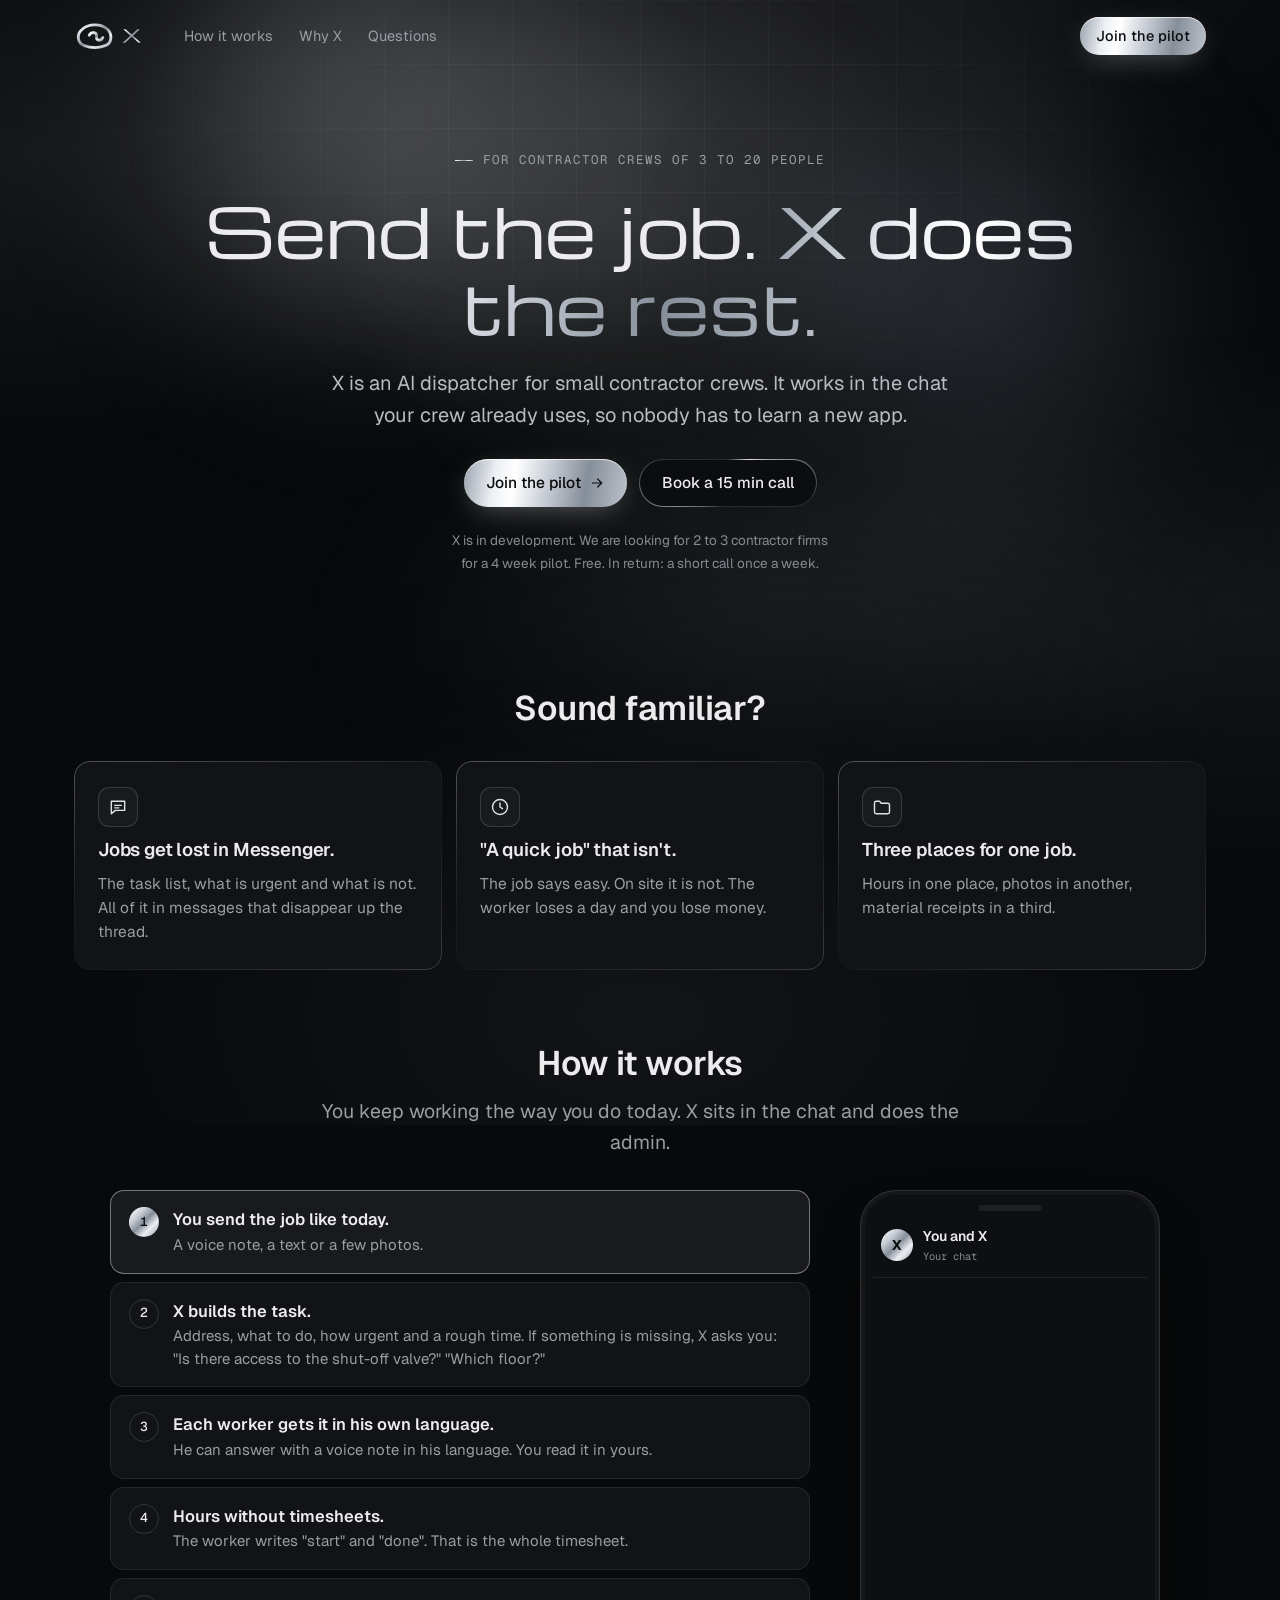
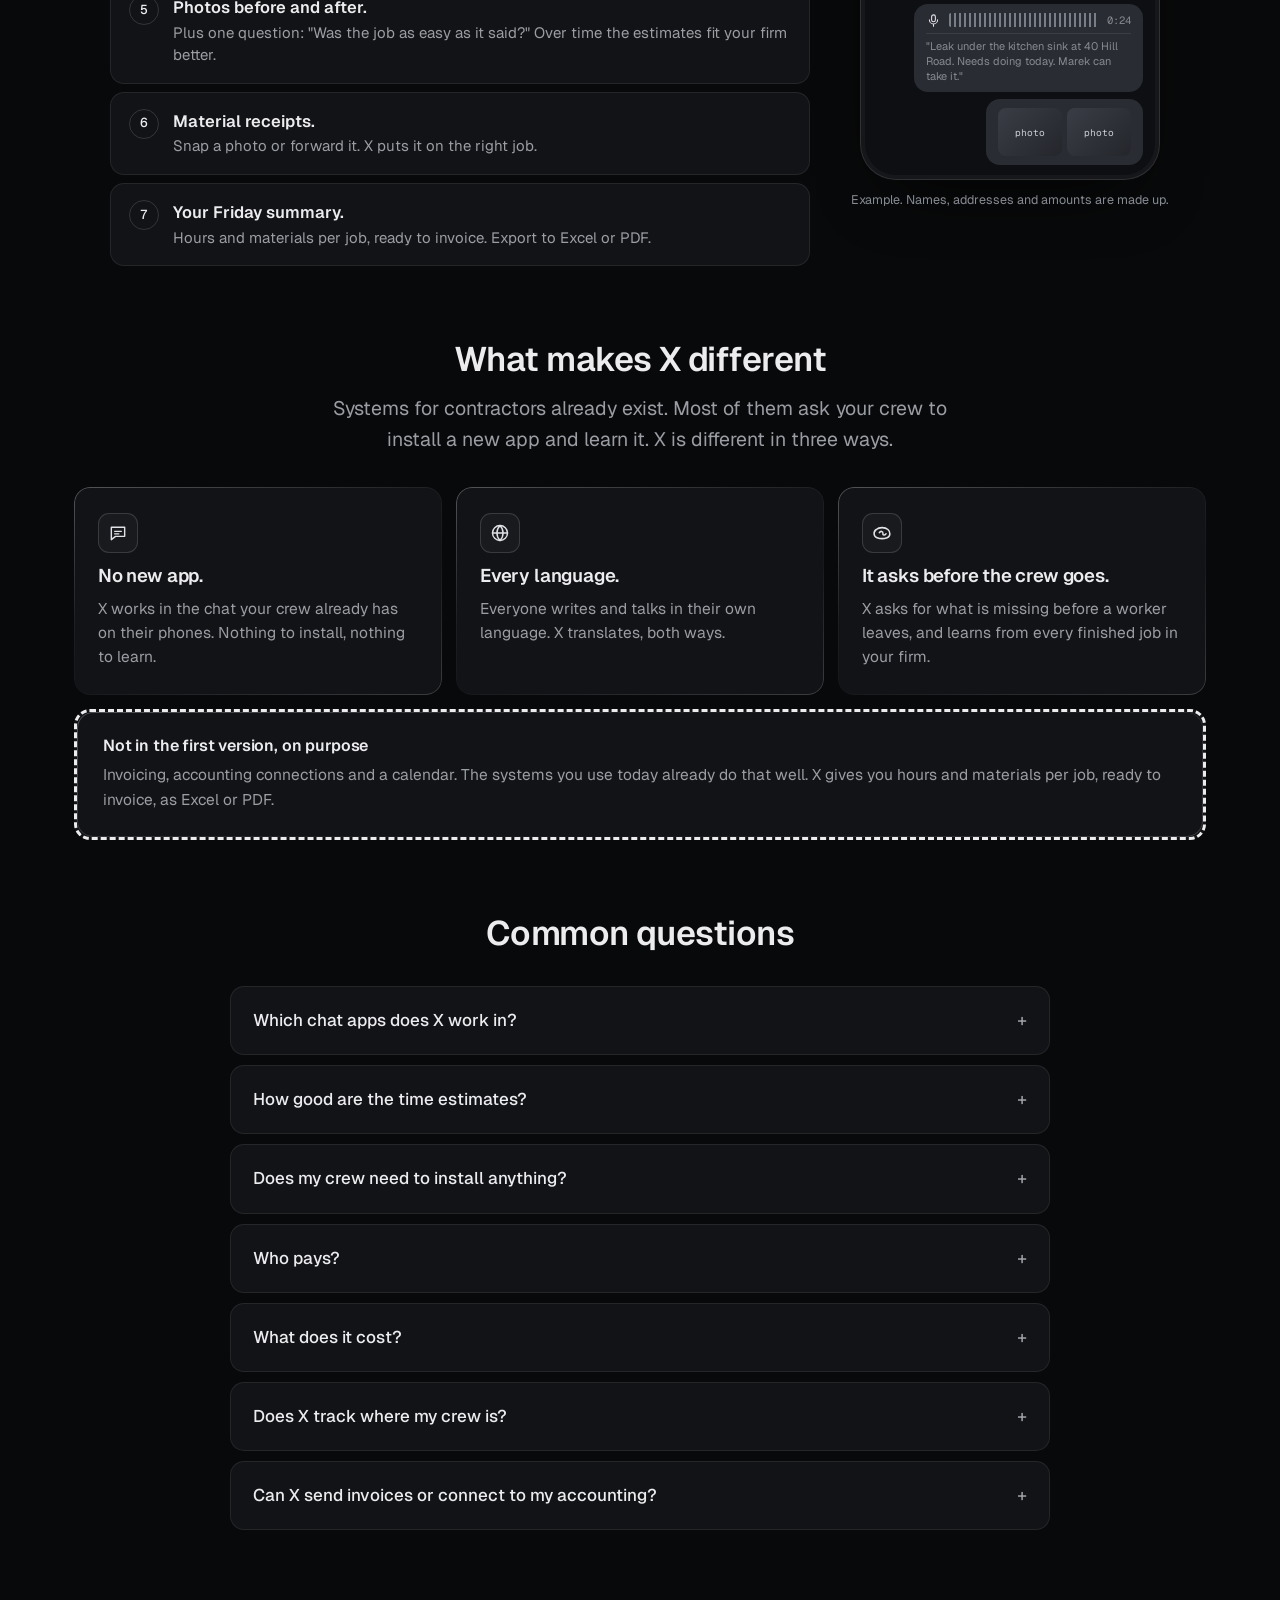
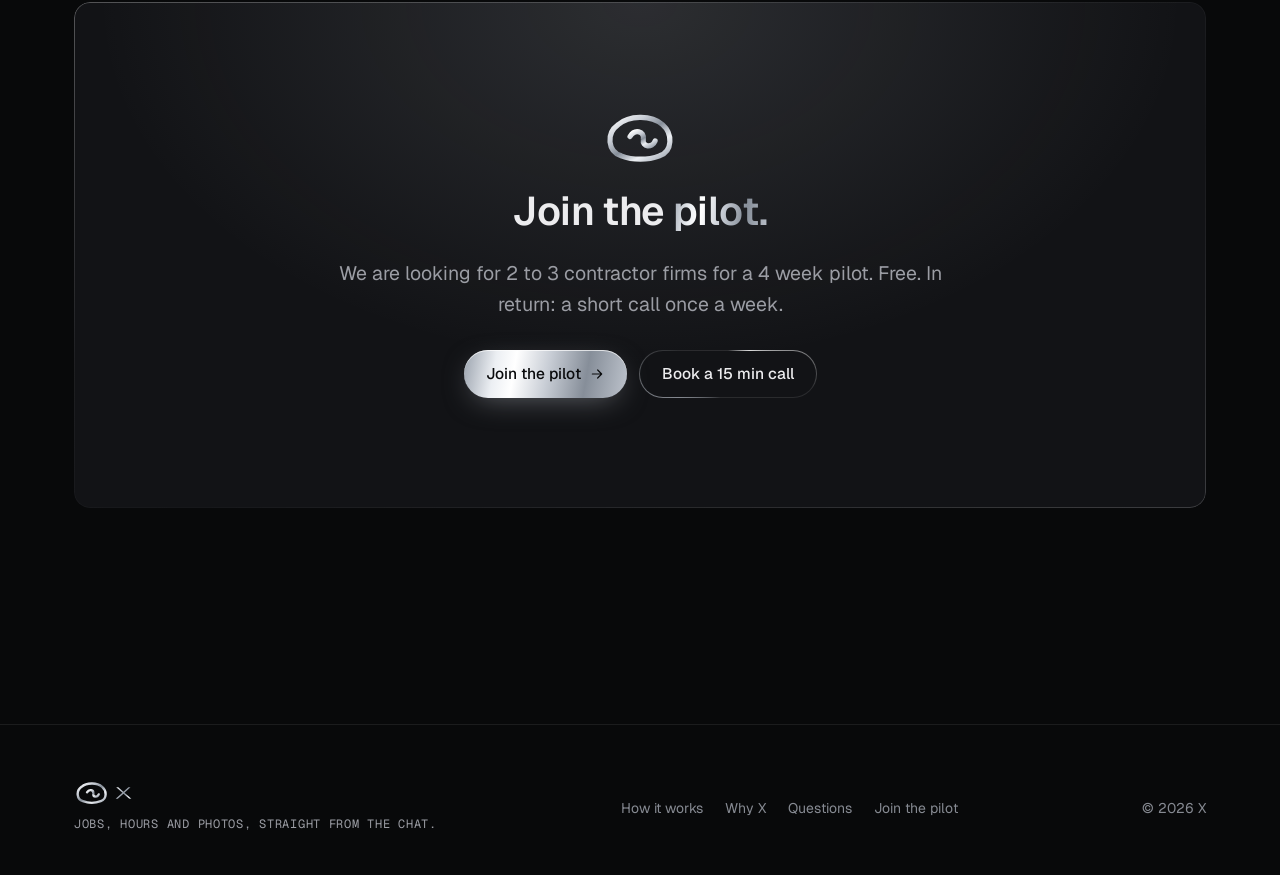
<file: index.html>
<!DOCTYPE html>
<html data-lysing-en="X is an AI dispatcher for small contractor crews. Send the job like today. X builds the task, translates it for each worker and keeps hours, photos and receipts per job, in the chat your crew already uses." data-titill-en="X: send the job, X does the rest" lang="en">
<head>
<meta charset="utf-8"/>
<meta content="width=device-width,initial-scale=1,viewport-fit=cover" name="viewport"/>
<title>X: send the job, X does the rest</title>
<meta content="X is an AI dispatcher for small contractor crews. Send the job like today. X builds the task, translates it for each worker and keeps hours, photos and receipts per job, in the chat your crew already uses." name="description"/>
<meta content="#08090a" name="theme-color"/>
<meta content="noindex" name="robots"/>
<link href="assets/merki/favicon.svg" rel="icon" type="image/svg+xml"/>
<link href="https://fonts.googleapis.com" rel="preconnect"/>
<link crossorigin="" href="https://fonts.gstatic.com" rel="preconnect"/>
<link href="https://fonts.googleapis.com/css2?family=Geist:wght@400;500;600&amp;family=Geist+Mono:wght@400;500&amp;family=Michroma&amp;display=swap" rel="stylesheet"/>
<link href="assets/css/site.css" rel="stylesheet"/>
<link href="assets/css/index.css" rel="stylesheet"/>
</head>
<body>
<svg aria-hidden="true" height="0" style="position:absolute" width="0">
<defs>
<symbol fill="none" id="i-yfirlit" stroke="currentColor" stroke-linecap="round" stroke-linejoin="round" stroke-width="1.7" viewbox="0 0 24 24"><rect height="9" rx="2" width="7.5" x="3" y="3"></rect><rect height="5" rx="2" width="7.5" x="13.5" y="3"></rect><rect height="10" rx="2" width="7.5" x="13.5" y="11"></rect><rect height="6" rx="2" width="7.5" x="3" y="15"></rect></symbol>
<symbol fill="none" id="i-folk" stroke="currentColor" stroke-linecap="round" stroke-linejoin="round" stroke-width="1.7" viewbox="0 0 24 24"><circle cx="9" cy="8" r="3.5"></circle><path d="M2.5 20c.8-3.6 3.4-5.5 6.5-5.5s5.7 1.9 6.5 5.5"></path><path d="M16 4.8a3.3 3.3 0 0 1 0 6.4M18 14.8c1.9.7 3.1 2.4 3.5 5.2"></path></symbol>
<symbol fill="none" id="i-sala" stroke="currentColor" stroke-linecap="round" stroke-linejoin="round" stroke-width="1.7" viewbox="0 0 24 24"><path d="M3 4h18l-7 8.5V19l-4 2v-8.5z"></path></symbol>
<symbol fill="none" id="i-tilbod" stroke="currentColor" stroke-linecap="round" stroke-linejoin="round" stroke-width="1.7" viewbox="0 0 24 24"><path d="M14 3H7a2 2 0 0 0-2 2v14a2 2 0 0 0 2 2h10a2 2 0 0 0 2-2V8z"></path><path d="M14 3v5h5M9 13h6M9 17h4"></path></symbol>
<symbol fill="none" id="i-verk" stroke="currentColor" stroke-linecap="round" stroke-linejoin="round" stroke-width="1.7" viewbox="0 0 24 24"><rect height="18" rx="4" width="18" x="3" y="3"></rect><path d="m8 12.5 2.7 2.7L16.5 9"></path></symbol>
<symbol fill="none" id="i-dagatal" stroke="currentColor" stroke-linecap="round" stroke-linejoin="round" stroke-width="1.7" viewbox="0 0 24 24"><rect height="16" rx="3" width="18" x="3" y="5"></rect><path d="M3 10h18M8 3v4M16 3v4"></path><circle cx="12" cy="15.5" fill="currentColor" r="1.2"></circle></symbol>
<symbol fill="none" id="i-postur" stroke="currentColor" stroke-linecap="round" stroke-linejoin="round" stroke-width="1.7" viewbox="0 0 24 24"><rect height="14" rx="3" width="18" x="3" y="5"></rect><path d="m4 7 8 6 8-6"></path></symbol>
<symbol fill="none" id="i-samfelag" stroke="currentColor" stroke-linecap="round" stroke-linejoin="round" stroke-width="1.7" viewbox="0 0 24 24"><circle cx="6" cy="12" r="2.5"></circle><circle cx="18" cy="6" r="2.5"></circle><circle cx="18" cy="18" r="2.5"></circle><path d="m8.2 10.8 7.6-3.6M8.2 13.2l7.6 3.6"></path></symbol>
<symbol fill="none" id="i-reikningur" stroke="currentColor" stroke-linecap="round" stroke-linejoin="round" stroke-width="1.7" viewbox="0 0 24 24"><path d="M6 3h12v18l-3-2-3 2-3-2-3 2z"></path><path d="M9 8h6M9 12h6M9 16h3"></path></symbol>
<symbol fill="none" id="i-vorur" stroke="currentColor" stroke-linecap="round" stroke-linejoin="round" stroke-width="1.7" viewbox="0 0 24 24"><path d="m12 3 8.5 4.5v9L12 21l-8.5-4.5v-9z"></path><path d="M3.5 7.5 12 12l8.5-4.5M12 12v9"></path></symbol>
<symbol fill="none" id="i-skjol" stroke="currentColor" stroke-linecap="round" stroke-linejoin="round" stroke-width="1.7" viewbox="0 0 24 24"><path d="M3 7a2 2 0 0 1 2-2h4l2 2.5h8a2 2 0 0 1 2 2V18a2 2 0 0 1-2 2H5a2 2 0 0 1-2-2z"></path></symbol>
<symbol fill="none" id="i-gatt" stroke="currentColor" stroke-linecap="round" stroke-linejoin="round" stroke-width="1.7" viewbox="0 0 24 24"><rect height="18" rx="4" width="18" x="3" y="3"></rect><circle cx="12" cy="10" r="3"></circle><path d="M6.5 19c1.2-2.5 3.1-3.7 5.5-3.7s4.3 1.2 5.5 3.7"></path></symbol>
<symbol fill="none" id="i-sjalfvirkni" stroke="currentColor" stroke-linecap="round" stroke-linejoin="round" stroke-width="1.7" viewbox="0 0 24 24"><path d="M13 2 4.5 13.5H12L11 22l8.5-11.5H12z"></path></symbol>
<symbol fill="none" id="i-heili" stroke="currentColor" stroke-linecap="round" stroke-linejoin="round" stroke-width="8" viewbox="8 7 103 70"><path d="M34 66 C16 60 13 36 30 24 C44 12 74 10 90 24 C104 36 104 60 86 66 C70 72 50 72 34 66 Z"></path><path d="M46 40 C52 30 66 32 64 44 C62 54 76 56 80 46"></path></symbol>
<symbol fill="none" id="i-skyrsla" stroke="currentColor" stroke-linecap="round" stroke-linejoin="round" stroke-width="1.7" viewbox="0 0 24 24"><path d="M4 20V10M10 20V4M16 20v-7M22 20H2"></path></symbol>
<symbol fill="none" id="i-tengi" stroke="currentColor" stroke-linecap="round" stroke-linejoin="round" stroke-width="1.7" viewbox="0 0 24 24"><path d="M9 3v5M15 3v5M6 8h12v3a6 6 0 0 1-12 0zM12 17v4"></path></symbol>
<symbol fill="none" id="i-bok" stroke="currentColor" stroke-linecap="round" stroke-linejoin="round" stroke-width="1.7" viewbox="0 0 24 24"><path d="M4 5a2 2 0 0 1 2-2h13v15H6a2 2 0 0 0-2 2z"></path><path d="M4 20a2 2 0 0 0 2 2h13v-4"></path></symbol>
<symbol fill="none" id="i-lykill" stroke="currentColor" stroke-linecap="round" stroke-linejoin="round" stroke-width="1.7" viewbox="0 0 24 24"><circle cx="8" cy="15" r="4.5"></circle><path d="m11.5 11.5 9-9M17 6l3 3M14.5 8.5l2 2"></path></symbol>
<symbol fill="none" id="i-skjoldur" stroke="currentColor" stroke-linecap="round" stroke-linejoin="round" stroke-width="1.7" viewbox="0 0 24 24"><path d="M12 3 4.5 6v5.5c0 4.6 3.1 8.2 7.5 9.5 4.4-1.3 7.5-4.9 7.5-9.5V6z"></path><path d="m9 12 2.2 2.2L15.5 10"></path></symbol>
<symbol fill="none" id="i-hnottur" stroke="currentColor" stroke-linecap="round" stroke-linejoin="round" stroke-width="1.7" viewbox="0 0 24 24"><circle cx="12" cy="12" r="9"></circle><path d="M3 12h18M12 3c2.5 2.6 3.7 5.6 3.7 9s-1.2 6.4-3.7 9c-2.5-2.6-3.7-5.6-3.7-9S9.5 5.6 12 3z"></path></symbol>
<symbol fill="none" id="i-nidur" stroke="currentColor" stroke-linecap="round" stroke-linejoin="round" stroke-width="1.7" viewbox="0 0 24 24"><path d="M12 3v12M7 10l5 5 5-5M4 20h16"></path></symbol>
<symbol fill="none" id="i-lag" stroke="currentColor" stroke-linecap="round" stroke-linejoin="round" stroke-width="1.7" viewbox="0 0 24 24"><path d="m12 3 9 5-9 5-9-5z"></path><path d="m3 13 9 5 9-5"></path></symbol>
<symbol fill="none" id="i-hond" stroke="currentColor" stroke-linecap="round" stroke-linejoin="round" stroke-width="1.7" viewbox="0 0 24 24"><path d="M12 21a9 9 0 1 0 0-18 9 9 0 0 0 0 18z"></path><path d="M12 7v5l3 2"></path></symbol>
<symbol fill="none" id="i-hak" stroke="currentColor" stroke-linecap="round" stroke-linejoin="round" stroke-width="2" viewbox="0 0 24 24"><path d="m5 12.5 4.5 4.5L19 7.5"></path></symbol>
<symbol fill="none" id="i-or" stroke="currentColor" stroke-linecap="round" stroke-linejoin="round" stroke-width="1.8" viewbox="0 0 24 24"><path d="M5 12h14M13 6l6 6-6 6"></path></symbol>
<symbol fill="none" id="i-pensill" stroke="currentColor" stroke-linecap="round" stroke-linejoin="round" stroke-width="1.7" viewbox="0 0 24 24"><circle cx="12" cy="12" r="9"></circle><circle cx="8" cy="10" fill="currentColor" r="1.3"></circle><circle cx="12" cy="7.5" fill="currentColor" r="1.3"></circle><circle cx="16" cy="10" fill="currentColor" r="1.3"></circle><path d="M12 21c-1.5 0-2-1-2-2s1-2 2.5-2H15a3 3 0 0 0 3-3"></path></symbol>
<symbol fill="none" id="i-x" stroke="currentColor" stroke-linecap="round" stroke-linejoin="round" stroke-width="1.9" viewbox="0 0 24 24"><path d="M7 7l10 10M17 7 7 17"></path></symbol>
<symbol fill="none" id="i-greidsla" stroke="currentColor" stroke-linecap="round" stroke-linejoin="round" stroke-width="1.7" viewbox="0 0 24 24"><rect height="14" rx="3" width="19" x="2.5" y="5"></rect><path d="M2.5 10h19M6 15h4"></path></symbol>
<symbol fill="none" id="i-verslun" stroke="currentColor" stroke-linecap="round" stroke-linejoin="round" stroke-width="1.7" viewbox="0 0 24 24"><path d="M5 8h14l-1.2 11.2a2 2 0 0 1-2 1.8H8.2a2 2 0 0 1-2-1.8z"></path><path d="M9 8V6.5a3 3 0 0 1 6 0V8"></path></symbol>
<symbol fill="none" id="i-skipti" stroke="currentColor" stroke-linecap="round" stroke-linejoin="round" stroke-width="1.7" viewbox="0 0 24 24"><path d="M4 8h15M15 4l4 4-4 4M20 16H5M9 12l-4 4 4 4"></path></symbol>
<symbol fill="none" id="i-spjall" stroke="currentColor" stroke-linecap="round" stroke-linejoin="round" stroke-width="1.7" viewbox="0 0 24 24"><path d="M4 5h16v11H9l-5 4z"></path><path d="M8 10h8M8 13h5"></path></symbol>
<symbol fill="none" id="i-mic" stroke="currentColor" stroke-linecap="round" stroke-linejoin="round" stroke-width="1.7" viewbox="0 0 24 24"><rect height="11" rx="3" width="6" x="9" y="3"></rect><path d="M5.5 11a6.5 6.5 0 0 0 13 0M12 17.5V21"></path></symbol>
<symbol fill="none" id="i-mynd" stroke="currentColor" stroke-linecap="round" stroke-linejoin="round" stroke-width="1.7" viewbox="0 0 24 24"><rect height="16" rx="3" width="18" x="3" y="4"></rect><circle cx="9" cy="10" r="2"></circle><path d="m21 16-5-5-9 9"></path></symbol>
<symbol fill="none" id="i-klukka" stroke="currentColor" stroke-linecap="round" stroke-linejoin="round" stroke-width="1.7" viewbox="0 0 24 24"><circle cx="12" cy="12" r="9"></circle><path d="M12 7v5l3 2"></path></symbol>
</defs>
</svg>
<a class="skip" href="#efni"><span>Skip to content</span></a>
<header class="nav">
<div class="wrap nav__in">
<a class="brand" href="index.html"><img alt="X" class="brand__logo" height="28" src="assets/merki/x-logo-malmur.svg" width="70"/></a>
<nav aria-label="Menu" class="nav__links" id="valmynd">
<a href="#how"><span>How it works</span></a>
<a href="#why"><span>Why X</span></a>
<a href="#questions"><span>Questions</span></a>
</nav>
<div class="nav__right">
<a class="btn btn--metal btn--sm nav__cta" href="pilot.html"><span>Join the pilot</span></a>
<button aria-controls="valmynd" aria-expanded="false" aria-label="Menu" class="nav__menu" type="button"><svg fill="none" stroke="currentColor" stroke-linecap="round" stroke-width="1.8" viewbox="0 0 24 24"><path d="M4 7h16M4 12h16M4 17h16"></path></svg></button>
</div>
</div>
</header>
<main id="efni" tabindex="-1">
<!-- ============ HETJA ============ -->
<section class="hero ix-hero">
<div aria-hidden="true" class="hero__fx"><i class="b1"></i><i class="b2"></i><i class="b3"></i><span class="spot"></span></div>
<div class="wrap">
<div class="hero__in">
<p class="kicker"><span>For contractor crews of 3 to 20 people</span></p>
<h1 class="ix-h1">Send the job. <span class="metal">X does the rest.</span></h1>
<p class="lead">X is an AI dispatcher for small contractor crews. It works in the chat your crew already uses, so nobody has to learn a new app.</p>
<div class="hero__cta">
<a class="btn btn--metal" href="pilot.html"><span>Join the pilot</span><svg><use href="#i-or"></use></svg></a>
<a class="btn btn--ghost" href="pilot.html?call=1"><span>Book a 15 min call</span></a>
</div>
<p class="planned">X is in development. We are looking for 2 to 3 contractor firms for a 4 week pilot. Free. In return: a short call once a week.</p>
</div>
</div>
</section>

<!-- ============ VANDINN ============ -->
<section aria-labelledby="ix-pb-h" class="ix-sec" id="problem">
<div class="wrap">
<div class="ix-head rv">
<h2 id="ix-pb-h">Sound familiar?</h2>
</div>
<div class="ix-pb">
<article class="ix-pb__c edge rv"><span class="ix-ic"><svg aria-hidden="true"><use href="#i-spjall"></use></svg></span><h3>Jobs get lost in Messenger.</h3><p>The task list, what is urgent and what is not. All of it in messages that disappear up the thread.</p></article>
<article class="ix-pb__c edge rv"><span class="ix-ic"><svg aria-hidden="true"><use href="#i-klukka"></use></svg></span><h3>"A quick job" that isn't.</h3><p>The job says easy. On site it is not. The worker loses a day and you lose money.</p></article>
<article class="ix-pb__c edge rv"><span class="ix-ic"><svg aria-hidden="true"><use href="#i-skjol"></use></svg></span><h3>Three places for one job.</h3><p>Hours in one place, photos in another, material receipts in a third.</p></article>
</div>
</div>
</section>

<!-- ============ HVERNIG: sjö skref og síminn (index.js) ============ -->
<section aria-labelledby="ix-how-h" class="ix-sec" id="how">
<div class="wrap">
<div class="ix-head rv">
<h2 id="ix-how-h">How it works</h2>
<p class="lead">You keep working the way you do today. X sits in the chat and does the admin.</p>
</div>
<div class="ix-how">
<ol aria-label="The seven steps" class="ix-steps" data-ix-steps="">
<li><button aria-pressed="true" data-s="0" type="button"><b>1</b><span><strong>You send the job like today.</strong> A voice note, a text or a few photos.</span></button></li>
<li><button aria-pressed="false" data-s="1" type="button"><b>2</b><span><strong>X builds the task.</strong> Address, what to do, how urgent and a rough time. If something is missing, X asks you: "Is there access to the shut-off valve?" "Which floor?"</span></button></li>
<li><button aria-pressed="false" data-s="2" type="button"><b>3</b><span><strong>Each worker gets it in his own language.</strong> He can answer with a voice note in his language. You read it in yours.</span></button></li>
<li><button aria-pressed="false" data-s="3" type="button"><b>4</b><span><strong>Hours without timesheets.</strong> The worker writes "start" and "done". That is the whole timesheet.</span></button></li>
<li><button aria-pressed="false" data-s="4" type="button"><b>5</b><span><strong>Photos before and after.</strong> Plus one question: "Was the job as easy as it said?" Over time the estimates fit your firm better.</span></button></li>
<li><button aria-pressed="false" data-s="5" type="button"><b>6</b><span><strong>Material receipts.</strong> Snap a photo or forward it. X puts it on the right job.</span></button></li>
<li><button aria-pressed="false" data-s="6" type="button"><b>7</b><span><strong>Your Friday summary.</strong> Hours and materials per job, ready to invoice. Export to Excel or PDF.</span></button></li>
</ol>
<div class="ix-demo">
<div aria-hidden="true" class="ix-phone" data-ix-phone="" inert="">
<span class="ix-phone__notch"></span>
<div class="ix-phone__top"><span class="ix-phone__av" data-ix-av="">X</span><span><b data-ix-who="">You and X</b><small data-ix-sub="">Chat</small></span></div>
<div class="ix-chat" data-ix-chat=""></div>
</div>
<p class="fine ix-fine">Example. Names, addresses and amounts are made up.</p>
</div>
</div>
</div>
</section>

<!-- ============ ÖÐRUVÍSI ============ -->
<section aria-labelledby="ix-why-h" class="ix-sec" id="why">
<div class="wrap">
<div class="ix-head rv">
<h2 id="ix-why-h">What makes X different</h2>
<p class="lead">Systems for contractors already exist. Most of them ask your crew to install a new app and learn it. X is different in three ways.</p>
</div>
<div class="ix-pb">
<article class="ix-pb__c edge rv"><span class="ix-ic"><svg aria-hidden="true"><use href="#i-spjall"></use></svg></span><h3>No new app.</h3><p>X works in the chat your crew already has on their phones. Nothing to install, nothing to learn.</p></article>
<article class="ix-pb__c edge rv"><span class="ix-ic"><svg aria-hidden="true"><use href="#i-hnottur"></use></svg></span><h3>Every language.</h3><p>Everyone writes and talks in their own language. X translates, both ways.</p></article>
<article class="ix-pb__c edge rv"><span class="ix-ic"><svg aria-hidden="true"><use href="#i-heili"></use></svg></span><h3>It asks before the crew goes.</h3><p>X asks for what is missing before a worker leaves, and learns from every finished job in your firm.</p></article>
</div>
<div class="ix-not edge rv">
<h3>Not in the first version, on purpose</h3>
<p>Invoicing, accounting connections and a calendar. The systems you use today already do that well. X gives you hours and materials per job, ready to invoice, as Excel or PDF.</p>
</div>
</div>
</section>

<!-- ============ SPURNINGAR ============ -->
<section aria-labelledby="ix-q-h" class="ix-sec" id="questions">
<div class="wrap">
<div class="ix-head rv">
<h2 id="ix-q-h">Common questions</h2>
</div>
<div class="faq">
<details><summary>Which chat apps does X work in?</summary><p>We are starting with WhatsApp and Messenger. Each person has their own chat with X, one to one. X does not sit in your group chat.</p></details>
<details><summary>How good are the time estimates?</summary><p>Rough at the start, and we say so. X's first job is to ask the right questions before a worker leaves. It learns from every finished job in your firm, so the estimates get closer over time.</p></details>
<details><summary>Does my crew need to install anything?</summary><p>No. They use the chat they already have. They write, send voice notes and photos like they do today.</p></details>
<details><summary>Who pays?</summary><p>The firm. Your workers never pay anything.</p></details>
<details><summary>What does it cost?</summary><p>The pilot is free. We set the price together with the pilot firms, before anyone pays anything.</p></details>
<details><summary>Does X track where my crew is?</summary><p>No. X only knows what people send in the chat.</p></details>
<details><summary>Can X send invoices or connect to my accounting?</summary><p>Not in the first version. You get hours and materials per job as Excel or PDF, ready for the system you invoice from today.</p></details>
</div>
</div>
</section>

<!-- ============ PRUFUHÓPURINN ============ -->
<section class="ix-sec ix-sec--last" id="pilot">
<div class="wrap">
<div class="final edge rv">
<img alt="" src="assets/merki/merki.svg"/>
<h2>Join the <span class="metal">pilot.</span></h2>
<p class="lead">We are looking for 2 to 3 contractor firms for a 4 week pilot. Free. In return: a short call once a week.</p>
<div class="hero__cta">
<a class="btn btn--metal" href="pilot.html"><span>Join the pilot</span><svg><use href="#i-or"></use></svg></a>
<a class="btn btn--ghost" href="pilot.html?call=1"><span>Book a 15 min call</span></a>
</div>
</div>
</div>
</section>
</main>
<footer class="foot">
<div class="wrap foot__in">
<div class="foot__brand">
<a class="brand" href="index.html"><img alt="X" class="brand__logo" height="24" src="assets/merki/x-logo-malmur.svg" width="60"/></a>
<span class="foot__line">Jobs, hours and photos, straight from the chat.</span>
</div>
<nav aria-label="Pages" class="foot__links">
<a href="#how"><span>How it works</span></a>
<a href="#why"><span>Why X</span></a>
<a href="#questions"><span>Questions</span></a>
<a href="pilot.html"><span>Join the pilot</span></a>
</nav>
<p class="foot__copy">© <span data-ar="">2026</span> X</p>
</div>
</footer>
<script defer="" src="assets/js/site.js"></script>
<script defer="" src="assets/js/index.js"></script>
</body>
</html>
</file>
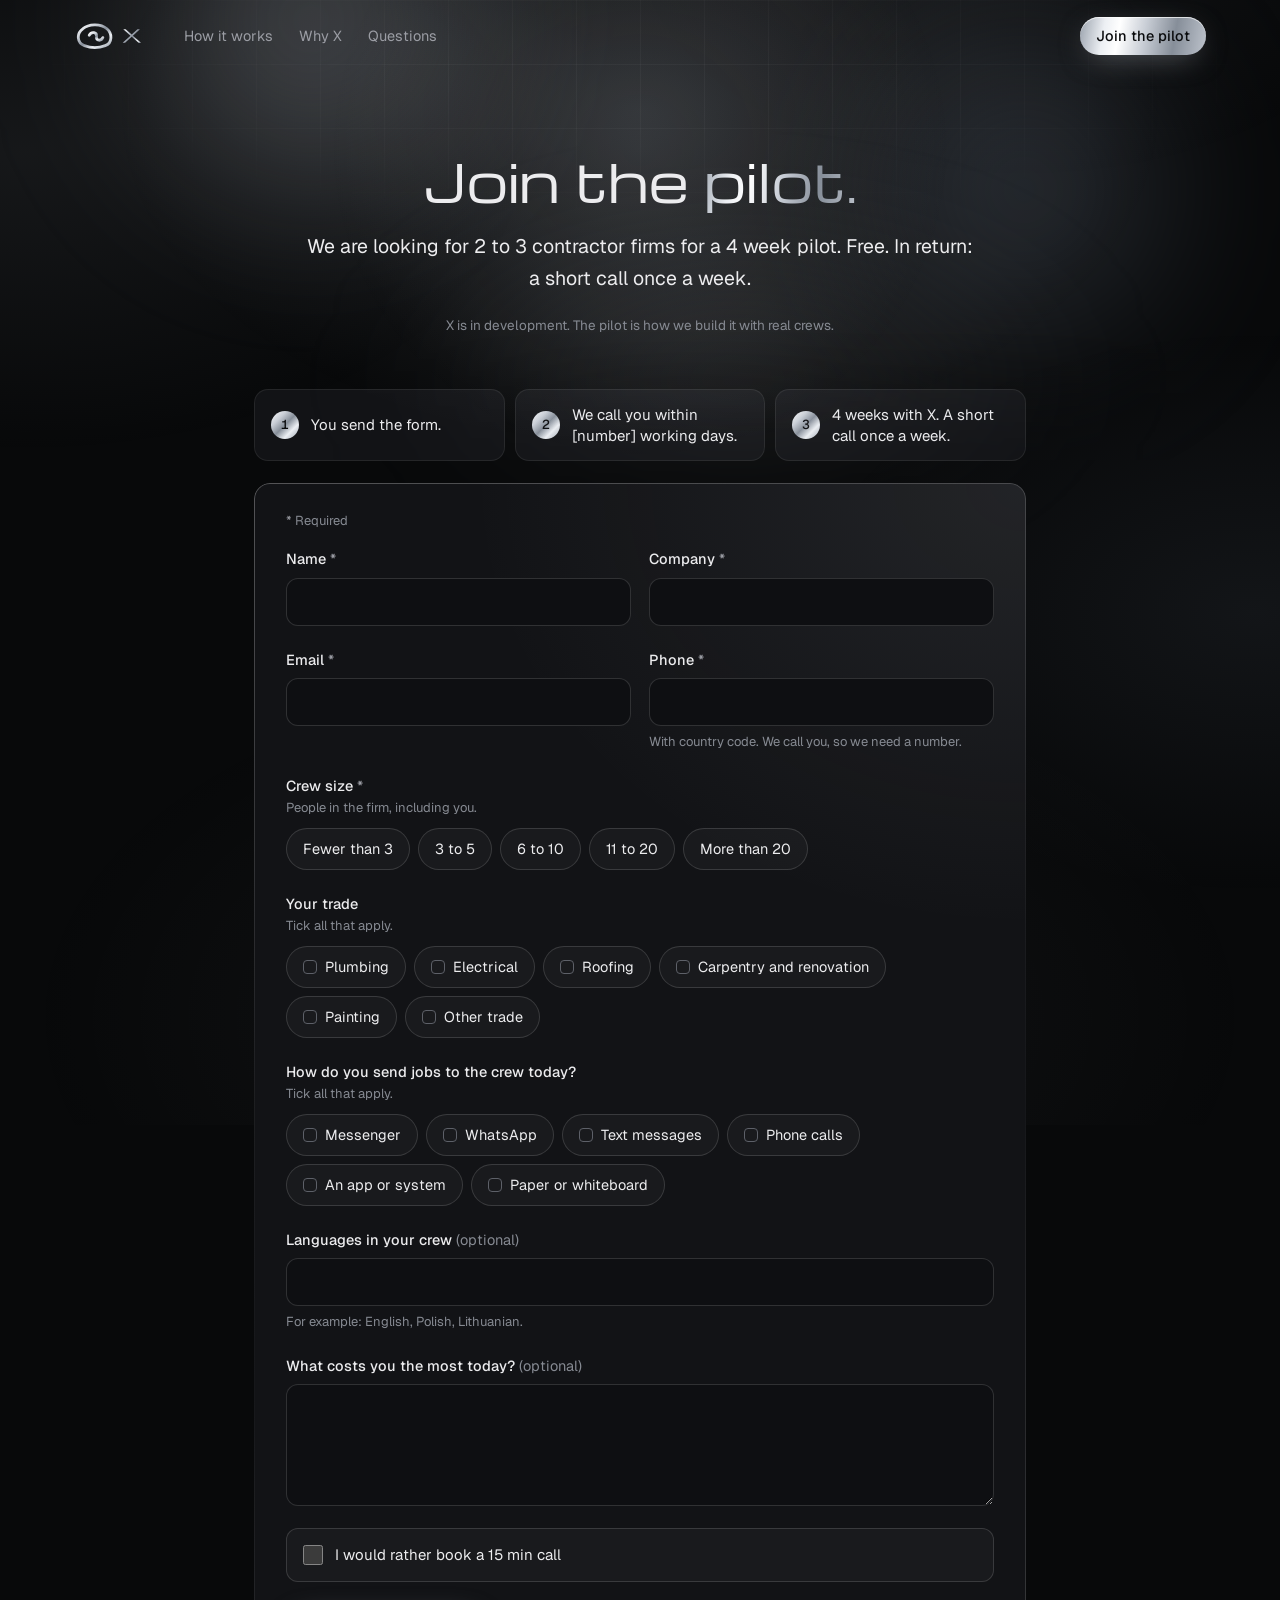
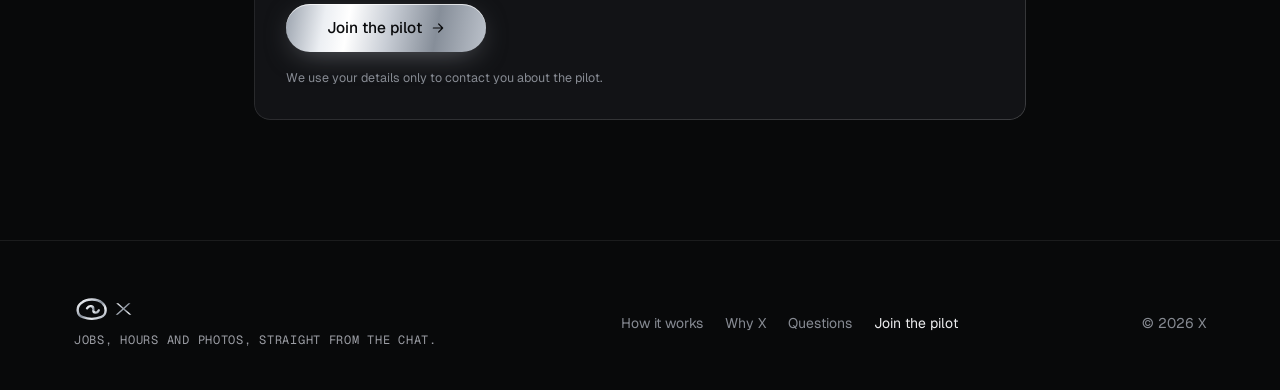
<file: pilot.html>
<!DOCTYPE html>
<html data-lysing-en="Join the X pilot: 2 to 3 contractor firms, 4 weeks, free, in return for a short call once a week." data-titill-en="Join the pilot: X" lang="en">
<head>
<meta charset="utf-8"/>
<meta content="width=device-width,initial-scale=1,viewport-fit=cover" name="viewport"/>
<title>Join the pilot: X</title>
<meta content="Join the X pilot: 2 to 3 contractor firms, 4 weeks, free, in return for a short call once a week." name="description"/>
<meta content="#08090a" name="theme-color"/>
<meta content="noindex" name="robots"/>
<link href="assets/merki/favicon.svg" rel="icon" type="image/svg+xml"/>
<link href="https://fonts.googleapis.com" rel="preconnect"/>
<link crossorigin="" href="https://fonts.gstatic.com" rel="preconnect"/>
<link href="https://fonts.googleapis.com/css2?family=Geist:wght@400;500;600&amp;family=Geist+Mono:wght@400;500&amp;family=Michroma&amp;display=swap" rel="stylesheet"/>
<link href="assets/css/site.css" rel="stylesheet"/>
<link href="assets/css/pilot.css" rel="stylesheet"/>
</head>
<body>
<svg aria-hidden="true" height="0" style="position:absolute" width="0">
<defs>
<symbol fill="none" id="i-yfirlit" stroke="currentColor" stroke-linecap="round" stroke-linejoin="round" stroke-width="1.7" viewbox="0 0 24 24"><rect height="9" rx="2" width="7.5" x="3" y="3"></rect><rect height="5" rx="2" width="7.5" x="13.5" y="3"></rect><rect height="10" rx="2" width="7.5" x="13.5" y="11"></rect><rect height="6" rx="2" width="7.5" x="3" y="15"></rect></symbol>
<symbol fill="none" id="i-folk" stroke="currentColor" stroke-linecap="round" stroke-linejoin="round" stroke-width="1.7" viewbox="0 0 24 24"><circle cx="9" cy="8" r="3.5"></circle><path d="M2.5 20c.8-3.6 3.4-5.5 6.5-5.5s5.7 1.9 6.5 5.5"></path><path d="M16 4.8a3.3 3.3 0 0 1 0 6.4M18 14.8c1.9.7 3.1 2.4 3.5 5.2"></path></symbol>
<symbol fill="none" id="i-sala" stroke="currentColor" stroke-linecap="round" stroke-linejoin="round" stroke-width="1.7" viewbox="0 0 24 24"><path d="M3 4h18l-7 8.5V19l-4 2v-8.5z"></path></symbol>
<symbol fill="none" id="i-tilbod" stroke="currentColor" stroke-linecap="round" stroke-linejoin="round" stroke-width="1.7" viewbox="0 0 24 24"><path d="M14 3H7a2 2 0 0 0-2 2v14a2 2 0 0 0 2 2h10a2 2 0 0 0 2-2V8z"></path><path d="M14 3v5h5M9 13h6M9 17h4"></path></symbol>
<symbol fill="none" id="i-verk" stroke="currentColor" stroke-linecap="round" stroke-linejoin="round" stroke-width="1.7" viewbox="0 0 24 24"><rect height="18" rx="4" width="18" x="3" y="3"></rect><path d="m8 12.5 2.7 2.7L16.5 9"></path></symbol>
<symbol fill="none" id="i-dagatal" stroke="currentColor" stroke-linecap="round" stroke-linejoin="round" stroke-width="1.7" viewbox="0 0 24 24"><rect height="16" rx="3" width="18" x="3" y="5"></rect><path d="M3 10h18M8 3v4M16 3v4"></path><circle cx="12" cy="15.5" fill="currentColor" r="1.2"></circle></symbol>
<symbol fill="none" id="i-postur" stroke="currentColor" stroke-linecap="round" stroke-linejoin="round" stroke-width="1.7" viewbox="0 0 24 24"><rect height="14" rx="3" width="18" x="3" y="5"></rect><path d="m4 7 8 6 8-6"></path></symbol>
<symbol fill="none" id="i-samfelag" stroke="currentColor" stroke-linecap="round" stroke-linejoin="round" stroke-width="1.7" viewbox="0 0 24 24"><circle cx="6" cy="12" r="2.5"></circle><circle cx="18" cy="6" r="2.5"></circle><circle cx="18" cy="18" r="2.5"></circle><path d="m8.2 10.8 7.6-3.6M8.2 13.2l7.6 3.6"></path></symbol>
<symbol fill="none" id="i-reikningur" stroke="currentColor" stroke-linecap="round" stroke-linejoin="round" stroke-width="1.7" viewbox="0 0 24 24"><path d="M6 3h12v18l-3-2-3 2-3-2-3 2z"></path><path d="M9 8h6M9 12h6M9 16h3"></path></symbol>
<symbol fill="none" id="i-vorur" stroke="currentColor" stroke-linecap="round" stroke-linejoin="round" stroke-width="1.7" viewbox="0 0 24 24"><path d="m12 3 8.5 4.5v9L12 21l-8.5-4.5v-9z"></path><path d="M3.5 7.5 12 12l8.5-4.5M12 12v9"></path></symbol>
<symbol fill="none" id="i-skjol" stroke="currentColor" stroke-linecap="round" stroke-linejoin="round" stroke-width="1.7" viewbox="0 0 24 24"><path d="M3 7a2 2 0 0 1 2-2h4l2 2.5h8a2 2 0 0 1 2 2V18a2 2 0 0 1-2 2H5a2 2 0 0 1-2-2z"></path></symbol>
<symbol fill="none" id="i-gatt" stroke="currentColor" stroke-linecap="round" stroke-linejoin="round" stroke-width="1.7" viewbox="0 0 24 24"><rect height="18" rx="4" width="18" x="3" y="3"></rect><circle cx="12" cy="10" r="3"></circle><path d="M6.5 19c1.2-2.5 3.1-3.7 5.5-3.7s4.3 1.2 5.5 3.7"></path></symbol>
<symbol fill="none" id="i-sjalfvirkni" stroke="currentColor" stroke-linecap="round" stroke-linejoin="round" stroke-width="1.7" viewbox="0 0 24 24"><path d="M13 2 4.5 13.5H12L11 22l8.5-11.5H12z"></path></symbol>
<symbol fill="none" id="i-heili" stroke="currentColor" stroke-linecap="round" stroke-linejoin="round" stroke-width="8" viewbox="8 7 103 70"><path d="M34 66 C16 60 13 36 30 24 C44 12 74 10 90 24 C104 36 104 60 86 66 C70 72 50 72 34 66 Z"></path><path d="M46 40 C52 30 66 32 64 44 C62 54 76 56 80 46"></path></symbol>
<symbol fill="none" id="i-skyrsla" stroke="currentColor" stroke-linecap="round" stroke-linejoin="round" stroke-width="1.7" viewbox="0 0 24 24"><path d="M4 20V10M10 20V4M16 20v-7M22 20H2"></path></symbol>
<symbol fill="none" id="i-tengi" stroke="currentColor" stroke-linecap="round" stroke-linejoin="round" stroke-width="1.7" viewbox="0 0 24 24"><path d="M9 3v5M15 3v5M6 8h12v3a6 6 0 0 1-12 0zM12 17v4"></path></symbol>
<symbol fill="none" id="i-bok" stroke="currentColor" stroke-linecap="round" stroke-linejoin="round" stroke-width="1.7" viewbox="0 0 24 24"><path d="M4 5a2 2 0 0 1 2-2h13v15H6a2 2 0 0 0-2 2z"></path><path d="M4 20a2 2 0 0 0 2 2h13v-4"></path></symbol>
<symbol fill="none" id="i-lykill" stroke="currentColor" stroke-linecap="round" stroke-linejoin="round" stroke-width="1.7" viewbox="0 0 24 24"><circle cx="8" cy="15" r="4.5"></circle><path d="m11.5 11.5 9-9M17 6l3 3M14.5 8.5l2 2"></path></symbol>
<symbol fill="none" id="i-skjoldur" stroke="currentColor" stroke-linecap="round" stroke-linejoin="round" stroke-width="1.7" viewbox="0 0 24 24"><path d="M12 3 4.5 6v5.5c0 4.6 3.1 8.2 7.5 9.5 4.4-1.3 7.5-4.9 7.5-9.5V6z"></path><path d="m9 12 2.2 2.2L15.5 10"></path></symbol>
<symbol fill="none" id="i-hnottur" stroke="currentColor" stroke-linecap="round" stroke-linejoin="round" stroke-width="1.7" viewbox="0 0 24 24"><circle cx="12" cy="12" r="9"></circle><path d="M3 12h18M12 3c2.5 2.6 3.7 5.6 3.7 9s-1.2 6.4-3.7 9c-2.5-2.6-3.7-5.6-3.7-9S9.5 5.6 12 3z"></path></symbol>
<symbol fill="none" id="i-nidur" stroke="currentColor" stroke-linecap="round" stroke-linejoin="round" stroke-width="1.7" viewbox="0 0 24 24"><path d="M12 3v12M7 10l5 5 5-5M4 20h16"></path></symbol>
<symbol fill="none" id="i-lag" stroke="currentColor" stroke-linecap="round" stroke-linejoin="round" stroke-width="1.7" viewbox="0 0 24 24"><path d="m12 3 9 5-9 5-9-5z"></path><path d="m3 13 9 5 9-5"></path></symbol>
<symbol fill="none" id="i-hond" stroke="currentColor" stroke-linecap="round" stroke-linejoin="round" stroke-width="1.7" viewbox="0 0 24 24"><path d="M12 21a9 9 0 1 0 0-18 9 9 0 0 0 0 18z"></path><path d="M12 7v5l3 2"></path></symbol>
<symbol fill="none" id="i-hak" stroke="currentColor" stroke-linecap="round" stroke-linejoin="round" stroke-width="2" viewbox="0 0 24 24"><path d="m5 12.5 4.5 4.5L19 7.5"></path></symbol>
<symbol fill="none" id="i-or" stroke="currentColor" stroke-linecap="round" stroke-linejoin="round" stroke-width="1.8" viewbox="0 0 24 24"><path d="M5 12h14M13 6l6 6-6 6"></path></symbol>
<symbol fill="none" id="i-pensill" stroke="currentColor" stroke-linecap="round" stroke-linejoin="round" stroke-width="1.7" viewbox="0 0 24 24"><circle cx="12" cy="12" r="9"></circle><circle cx="8" cy="10" fill="currentColor" r="1.3"></circle><circle cx="12" cy="7.5" fill="currentColor" r="1.3"></circle><circle cx="16" cy="10" fill="currentColor" r="1.3"></circle><path d="M12 21c-1.5 0-2-1-2-2s1-2 2.5-2H15a3 3 0 0 0 3-3"></path></symbol>
<symbol fill="none" id="i-x" stroke="currentColor" stroke-linecap="round" stroke-linejoin="round" stroke-width="1.9" viewbox="0 0 24 24"><path d="M7 7l10 10M17 7 7 17"></path></symbol>
<symbol fill="none" id="i-greidsla" stroke="currentColor" stroke-linecap="round" stroke-linejoin="round" stroke-width="1.7" viewbox="0 0 24 24"><rect height="14" rx="3" width="19" x="2.5" y="5"></rect><path d="M2.5 10h19M6 15h4"></path></symbol>
<symbol fill="none" id="i-verslun" stroke="currentColor" stroke-linecap="round" stroke-linejoin="round" stroke-width="1.7" viewbox="0 0 24 24"><path d="M5 8h14l-1.2 11.2a2 2 0 0 1-2 1.8H8.2a2 2 0 0 1-2-1.8z"></path><path d="M9 8V6.5a3 3 0 0 1 6 0V8"></path></symbol>
<symbol fill="none" id="i-skipti" stroke="currentColor" stroke-linecap="round" stroke-linejoin="round" stroke-width="1.7" viewbox="0 0 24 24"><path d="M4 8h15M15 4l4 4-4 4M20 16H5M9 12l-4 4 4 4"></path></symbol>
<symbol fill="none" id="i-spjall" stroke="currentColor" stroke-linecap="round" stroke-linejoin="round" stroke-width="1.7" viewbox="0 0 24 24"><path d="M4 5h16v11H9l-5 4z"></path><path d="M8 10h8M8 13h5"></path></symbol>
<symbol fill="none" id="i-mic" stroke="currentColor" stroke-linecap="round" stroke-linejoin="round" stroke-width="1.7" viewbox="0 0 24 24"><rect height="11" rx="3" width="6" x="9" y="3"></rect><path d="M5.5 11a6.5 6.5 0 0 0 13 0M12 17.5V21"></path></symbol>
<symbol fill="none" id="i-mynd" stroke="currentColor" stroke-linecap="round" stroke-linejoin="round" stroke-width="1.7" viewbox="0 0 24 24"><rect height="16" rx="3" width="18" x="3" y="4"></rect><circle cx="9" cy="10" r="2"></circle><path d="m21 16-5-5-9 9"></path></symbol>
<symbol fill="none" id="i-klukka" stroke="currentColor" stroke-linecap="round" stroke-linejoin="round" stroke-width="1.7" viewbox="0 0 24 24"><circle cx="12" cy="12" r="9"></circle><path d="M12 7v5l3 2"></path></symbol>
</defs>
</svg>
<a class="skip" href="#efni"><span>Skip to content</span></a>
<header class="nav">
<div class="wrap nav__in">
<a class="brand" href="index.html"><img alt="X" class="brand__logo" height="28" src="assets/merki/x-logo-malmur.svg" width="70"/></a>
<nav aria-label="Menu" class="nav__links" id="valmynd">
<a href="index.html#how"><span>How it works</span></a>
<a href="index.html#why"><span>Why X</span></a>
<a href="index.html#questions"><span>Questions</span></a>
</nav>
<div class="nav__right">
<a class="btn btn--metal btn--sm nav__cta" href="pilot.html"><span>Join the pilot</span></a>
<button aria-controls="valmynd" aria-expanded="false" aria-label="Menu" class="nav__menu" type="button"><svg fill="none" stroke="currentColor" stroke-linecap="round" stroke-width="1.8" viewbox="0 0 24 24"><path d="M4 7h16M4 12h16M4 17h16"></path></svg></button>
</div>
</div>
</header>
<main id="efni" tabindex="-1">
<section class="hero hero--page pl-hero">
<div aria-hidden="true" class="hero__fx"><i class="b1"></i><i class="b2"></i><i class="b3"></i><span class="spot"></span></div>
<div class="wrap">
<div class="hero__in">
<h1>Join the <span class="metal">pilot.</span></h1>
<p class="lead pl-offer">We are looking for 2 to 3 contractor firms for a 4 week pilot. Free. In return: a short call once a week.</p>
<p class="planned">X is in development. The pilot is how we build it with real crews.</p>
</div>
</div>
</section>

<section class="pl-sec" id="form">
<div class="wrap pl-wrap">

<ol aria-label="What happens next" class="pl-steps">
<li><b>1</b><span>You send the form.</span></li>
<li><b>2</b><span>We call you within [number] working days.</span></li>
<li><b>3</b><span>4 weeks with X. A short call once a week.</span></li>
</ol>

<div class="pl-box edge">
<form class="pl-form" id="pilot-form" novalidate="">
<p class="pl-req"><span aria-hidden="true">*</span> Required</p>

<div class="pl-row2">
<div class="pl-f"><label for="pl-name">Name <span aria-hidden="true">*</span></label><input aria-describedby="pl-name-e" autocomplete="name" id="pl-name" name="name" required="" type="text"/><p class="pl-err" id="pl-name-e"></p></div>
<div class="pl-f"><label for="pl-company">Company <span aria-hidden="true">*</span></label><input aria-describedby="pl-company-e" autocomplete="organization" id="pl-company" name="company" required="" type="text"/><p class="pl-err" id="pl-company-e"></p></div>
</div>
<div class="pl-row2">
<div class="pl-f"><label for="pl-email">Email <span aria-hidden="true">*</span></label><input aria-describedby="pl-email-e" autocomplete="email" id="pl-email" inputmode="email" name="email" required="" type="email"/><p class="pl-err" id="pl-email-e"></p></div>
<div class="pl-f"><label for="pl-phone">Phone <span aria-hidden="true">*</span></label><input aria-describedby="pl-phone-h pl-phone-e" autocomplete="tel" id="pl-phone" inputmode="tel" name="phone" required="" type="tel"/><p class="pl-hint" id="pl-phone-h">With country code. We call you, so we need a number.</p><p class="pl-err" id="pl-phone-e"></p></div>
</div>

<fieldset aria-describedby="pl-size-h pl-size-e" class="pl-set" id="pl-size">
<legend>Crew size <span aria-hidden="true">*</span></legend>
<p class="pl-hint" id="pl-size-h">People in the firm, including you.</p>
<div class="pl-pills">
<label class="pl-pill"><input name="crew_size" required="" type="radio" value="1-2"/><span>Fewer than 3</span></label>
<label class="pl-pill"><input name="crew_size" required="" type="radio" value="3-5"/><span>3 to 5</span></label>
<label class="pl-pill"><input name="crew_size" required="" type="radio" value="6-10"/><span>6 to 10</span></label>
<label class="pl-pill"><input name="crew_size" required="" type="radio" value="11-20"/><span>11 to 20</span></label>
<label class="pl-pill"><input name="crew_size" required="" type="radio" value="20+"/><span>More than 20</span></label>
</div>
<p class="pl-err" id="pl-size-e"></p>
</fieldset>

<fieldset class="pl-set">
<legend>Your trade</legend>
<p class="pl-hint">Tick all that apply.</p>
<div class="pl-pills pl-pills--check">
<label class="pl-pill"><input name="trade" type="checkbox" value="Plumbing"/><span>Plumbing</span></label>
<label class="pl-pill"><input name="trade" type="checkbox" value="Electrical"/><span>Electrical</span></label>
<label class="pl-pill"><input name="trade" type="checkbox" value="Roofing"/><span>Roofing</span></label>
<label class="pl-pill"><input name="trade" type="checkbox" value="Carpentry and renovation"/><span>Carpentry and renovation</span></label>
<label class="pl-pill"><input name="trade" type="checkbox" value="Painting"/><span>Painting</span></label>
<label class="pl-pill"><input name="trade" type="checkbox" value="Other trade"/><span>Other trade</span></label>
</div>
</fieldset>

<fieldset class="pl-set">
<legend>How do you send jobs to the crew today?</legend>
<p class="pl-hint">Tick all that apply.</p>
<div class="pl-pills pl-pills--check">
<label class="pl-pill"><input name="today" type="checkbox" value="Messenger"/><span>Messenger</span></label>
<label class="pl-pill"><input name="today" type="checkbox" value="WhatsApp"/><span>WhatsApp</span></label>
<label class="pl-pill"><input name="today" type="checkbox" value="Text messages"/><span>Text messages</span></label>
<label class="pl-pill"><input name="today" type="checkbox" value="Phone calls"/><span>Phone calls</span></label>
<label class="pl-pill"><input name="today" type="checkbox" value="An app or system"/><span>An app or system</span></label>
<label class="pl-pill"><input name="today" type="checkbox" value="Paper or whiteboard"/><span>Paper or whiteboard</span></label>
</div>
</fieldset>

<div class="pl-f"><label for="pl-lang">Languages in your crew <span class="pl-opt">(optional)</span></label><input aria-describedby="pl-lang-h" autocomplete="off" id="pl-lang" maxlength="300" name="languages" type="text"/><p class="pl-hint" id="pl-lang-h">For example: English, Polish, Lithuanian.</p></div>

<div class="pl-f"><label for="pl-cost">What costs you the most today? <span class="pl-opt">(optional)</span></label><textarea id="pl-cost" maxlength="3000" name="biggest_cost" rows="4"></textarea></div>

<label class="pl-call"><input id="pl-call" name="call" type="checkbox" value="yes"/><span>I would rather book a 15 min call</span></label>

<div aria-hidden="true" class="pl-hp"><label for="pl-gotcha">Leave this empty</label><input autocomplete="off" id="pl-gotcha" name="_gotcha" tabindex="-1" type="text"/></div>

<div class="pl-send">
<button class="btn btn--metal" type="submit"><span>Join the pilot</span><svg><use href="#i-or"></use></svg></button>
<p aria-live="polite" class="pl-status" id="pl-status" role="status"></p>
</div>
<p class="fine pl-fine">We use your details only to contact you about the pilot.</p>
</form>

<div class="pl-thanks" hidden="" id="pl-thanks" tabindex="-1">
<span aria-hidden="true" class="pl-thanks__ic"><svg><use href="#i-hak"></use></svg></span>
<h2>Thanks.</h2>
<p class="lead">We will call you within [number] working days.</p>
<p class="pl-debug" hidden="" id="pl-debug">Form not connected yet</p>
</div>
</div>

</div>
</section>
</main>
<footer class="foot">
<div class="wrap foot__in">
<div class="foot__brand">
<a class="brand" href="index.html"><img alt="X" class="brand__logo" height="24" src="assets/merki/x-logo-malmur.svg" width="60"/></a>
<span class="foot__line">Jobs, hours and photos, straight from the chat.</span>
</div>
<nav aria-label="Pages" class="foot__links">
<a href="index.html#how"><span>How it works</span></a>
<a href="index.html#why"><span>Why X</span></a>
<a href="index.html#questions"><span>Questions</span></a>
<a href="pilot.html"><span>Join the pilot</span></a>
</nav>
<p class="foot__copy">© <span data-ar="">2026</span> X</p>
</div>
</footer>
<script defer="" src="assets/js/site.js"></script>
<script defer="" src="assets/js/pilot.js"></script>
</body>
</html>
</file>
<file: assets/css/site.css>
/* X: svart og málmur. Sameiginlegt fyrir allar síður. Sérstíll síðu fer í assets/css/<síða>.css */
:root{
  --bg:#08090a;
  --bg-2:#0d0e10;
  --surface:#121316;
  --surface-2:#191a1e;
  --line:rgba(255,255,255,.08);
  --line-2:rgba(255,255,255,.14);
  --text:#ececee;
  --muted:#9b9da4;
  --dim:#868a92;
  --soon:#6f727a;
  --ok:#5fd39a;
  --warn:#f0b65a;
  --metal:linear-gradient(135deg,#ffffff 0%,#c9ced6 28%,#868e99 50%,#eceff3 72%,#9aa2ad 100%);
  --metal-soft:linear-gradient(180deg,rgba(255,255,255,.16),rgba(255,255,255,.04));
  --radius:16px;
  --wrap:1180px;
  --sans:"Geist",ui-sans-serif,system-ui,-apple-system,"Segoe UI",sans-serif;
  --mono:"Geist Mono",ui-monospace,SFMono-Regular,Menlo,monospace;
  color-scheme:dark;
}
*,*::before,*::after{box-sizing:border-box}
html{scroll-behavior:smooth;-webkit-text-size-adjust:100%}
body{margin:0;background:var(--bg);color:var(--text);font-family:var(--sans);font-size:17px;line-height:1.6;-webkit-font-smoothing:antialiased;overflow-x:hidden}
img,svg{display:block;max-width:100%}
a{color:inherit;text-decoration:none}
button{font:inherit;color:inherit}
:focus-visible{outline:2px solid #c9ced6;outline-offset:3px;border-radius:6px}

.wrap{width:100%;max-width:var(--wrap);margin:0 auto;padding:0 24px}
@media (max-width:600px){.wrap{padding:0 16px}}

.metal{background:var(--metal);-webkit-background-clip:text;background-clip:text;color:transparent;padding-right:.06em;margin-right:-.06em}
.kicker{display:inline-flex;align-items:center;gap:10px;font-family:var(--mono);font-size:12.5px;letter-spacing:.08em;text-transform:uppercase;color:var(--muted)}
.kicker::before{content:"";width:18px;height:1px;background:var(--metal)}
h1,h2,h3{margin:0;font-weight:600;letter-spacing:-.025em;line-height:1.08}
h2{font-size:clamp(32px,4.4vw,52px)}
h3{font-size:19px;letter-spacing:-.01em;line-height:1.3}
p{margin:0}
.lead{color:var(--muted);font-size:clamp(17px,1.6vw,19.5px);max-width:640px}
.sec{padding:120px 0;position:relative}
.sec__head{display:grid;gap:18px;margin-bottom:56px;max-width:760px}
.sec__head--mid{margin-left:auto;margin-right:auto;text-align:center;justify-items:center}
@media (max-width:700px){.sec{padding:80px 0}.sec__head{margin-bottom:40px}}

/* hnappar */
.btn{display:inline-flex;align-items:center;justify-content:center;gap:8px;height:48px;padding:0 22px;border-radius:999px;font-weight:500;font-size:15.5px;border:0;cursor:pointer;transition:transform .2s,box-shadow .2s,background .2s;white-space:nowrap}
.btn--metal{background:var(--metal);color:#0a0b0d;box-shadow:inset 0 1px 0 rgba(255,255,255,.7),0 8px 30px -10px rgba(200,206,214,.5)}
.btn--metal:hover{transform:translateY(-1px);box-shadow:inset 0 1px 0 rgba(255,255,255,.7),0 14px 40px -12px rgba(200,206,214,.65)}
.btn--ghost{background:rgba(255,255,255,.04);border:1px solid var(--line-2);color:var(--text)}
.btn--ghost:hover{background:rgba(255,255,255,.08)}
.btn--sm{height:38px;padding:0 16px;font-size:14.5px}
.btn svg{width:16px;height:16px}

/* rammi með málmbrún */
.edge{position:relative;background:var(--surface);border-radius:var(--radius)}
.edge::before{content:"";position:absolute;inset:0;border-radius:inherit;padding:1px;background:linear-gradient(160deg,rgba(255,255,255,.28),rgba(255,255,255,.05) 40%,rgba(255,255,255,.02) 60%,rgba(255,255,255,.18));-webkit-mask:linear-gradient(#000 0 0) content-box,linear-gradient(#000 0 0);-webkit-mask-composite:xor;mask-composite:exclude;pointer-events:none}

/* ---------- haus ---------- */
.nav{position:fixed;inset:0 0 auto;z-index:50;transition:background .3s,border-color .3s;border-bottom:1px solid transparent}
.nav.is-scrolled{background:rgba(8,9,10,.78);backdrop-filter:blur(16px) saturate(1.4);-webkit-backdrop-filter:blur(16px) saturate(1.4);border-bottom-color:var(--line)}
.nav__in{display:flex;align-items:center;gap:28px;height:72px}
.brand{display:flex;align-items:center;gap:10px;font-weight:600;font-size:19px;letter-spacing:-.02em}
.brand img{width:34px;height:auto}
.nav__links{display:flex;gap:26px;margin-left:12px;font-size:14.5px;color:var(--muted)}
.nav__links a:hover{color:var(--text)}
.nav__right{margin-left:auto;display:flex;align-items:center;gap:12px}

.nav__menu{display:none;background:none;border:1px solid var(--line-2);border-radius:10px;width:40px;height:40px;cursor:pointer}
.nav__menu svg{width:18px;height:18px;margin:auto}
@media (max-width:960px){
  .nav__links{display:none}
  .nav__menu{display:flex}
  .nav.is-open{background:rgba(8,9,10,.96);backdrop-filter:blur(16px)}
  .nav.is-open .nav__links{display:flex;position:absolute;top:72px;left:0;right:0;flex-direction:column;gap:0;margin:0;padding:8px 16px 20px;background:#08090a;border-bottom:1px solid var(--line)}
  .nav.is-open .nav__links a{padding:14px 4px;border-bottom:1px solid var(--line);font-size:16px;color:var(--text)}
}
@media (max-width:520px){.nav__cta{display:none}}

/* ---------- hetja ---------- */
.hero{padding:168px 0 100px;position:relative;overflow:hidden}
.hero::before{content:"";position:absolute;left:50%;top:-340px;width:1400px;height:900px;transform:translateX(-50%);background:radial-gradient(closest-side,rgba(190,198,210,.16),rgba(190,198,210,.04) 55%,transparent 75%);pointer-events:none}
.hero::after{content:"";position:absolute;inset:0;background-image:linear-gradient(rgba(255,255,255,.035) 1px,transparent 1px),linear-gradient(90deg,rgba(255,255,255,.035) 1px,transparent 1px);background-size:64px 64px;-webkit-mask:radial-gradient(ellipse 70% 55% at 50% 20%,#000 20%,transparent 75%);mask:radial-gradient(ellipse 70% 55% at 50% 20%,#000 20%,transparent 75%);pointer-events:none}
.hero__in{position:relative;z-index:1;display:grid;justify-items:center;text-align:center;gap:26px}
.hero__mark{width:92px;filter:drop-shadow(0 10px 30px rgba(200,206,214,.25))}
.hero h1{font-size:clamp(44px,7.4vw,92px);letter-spacing:-.045em;max-width:980px}
.hero .lead{max-width:680px}
.hero__cta{display:flex;gap:12px;flex-wrap:wrap;justify-content:center;margin-top:6px}
.hero__note{font-size:13.5px;color:var(--dim);display:flex;gap:18px;flex-wrap:wrap;justify-content:center}
.hero__note span{display:inline-flex;align-items:center;gap:7px}
.hero__note svg{width:14px;height:14px;color:var(--muted)}

/* skjámynd af kerfinu */
.shot{margin-top:72px;position:relative;z-index:1}
.shot__glow{position:absolute;inset:8% 10% -6%;background:radial-gradient(closest-side,rgba(200,206,214,.18),transparent);filter:blur(30px);pointer-events:none}
.app{position:relative;border-radius:20px;overflow:hidden;background:#0e0f12;box-shadow:0 40px 120px -40px rgba(0,0,0,.9),0 0 0 1px rgba(255,255,255,.1);text-align:left;font-size:13.5px;line-height:1.45}
.app__bar{display:flex;align-items:center;gap:8px;height:40px;padding:0 16px;border-bottom:1px solid var(--line);background:#0b0c0e}
.app__bar i{width:11px;height:11px;border-radius:50%;background:#2a2c31}
.app__url{margin:0 auto;font-family:var(--mono);font-size:12px;color:var(--dim);background:#141519;border:1px solid var(--line);border-radius:8px;padding:3px 14px}
.app__body{display:grid;grid-template-columns:210px 1fr 300px;min-height:520px}
.app__side{border-right:1px solid var(--line);padding:16px 10px;display:flex;flex-direction:column;gap:2px;background:#0c0d10}
.app__co{display:flex;align-items:center;gap:9px;padding:6px 8px 14px;font-weight:600;font-size:14px}
.app__co b{width:26px;height:26px;border-radius:8px;background:var(--metal);display:grid;place-items:center;color:#111;font-size:12px}
.app__nav{display:flex;align-items:center;gap:10px;padding:7px 9px;border-radius:8px;color:var(--muted)}
.app__nav svg{width:16px;height:16px;flex:none}
.app__nav.on{background:rgba(255,255,255,.07);color:var(--text)}
.app__nav em{margin-left:auto;font-style:normal;font-family:var(--mono);font-size:11px;background:rgba(255,255,255,.08);border-radius:6px;padding:0 6px}
.app__main{padding:22px 24px;display:flex;flex-direction:column;gap:18px}
.app__hi{font-size:20px;font-weight:600;letter-spacing:-.02em}
.app__date{color:var(--dim);font-size:12.5px;margin-top:2px}
.app__stats{display:grid;grid-template-columns:repeat(3,1fr);gap:12px}
.stat{background:#131418;border:1px solid var(--line);border-radius:12px;padding:12px 14px}
.stat small{color:var(--dim);font-size:12px}
.stat b{display:block;font-size:24px;font-weight:600;letter-spacing:-.02em;margin-top:2px}
.app__list{background:#131418;border:1px solid var(--line);border-radius:12px}
.app__list h4{margin:0;font-size:12.5px;font-weight:500;color:var(--muted);padding:11px 14px;border-bottom:1px solid var(--line)}
.row{display:flex;align-items:center;gap:12px;padding:10px 14px;border-bottom:1px solid var(--line)}
.row:last-child{border-bottom:0}
.row .tick{width:16px;height:16px;border-radius:5px;border:1.5px solid #3a3c42;flex:none}
.row .tick.done{background:var(--metal);border:0}
.row > span:not(.tag){flex:1;min-width:0;white-space:nowrap;overflow:hidden;text-overflow:ellipsis}
.row small{color:var(--dim);font-family:var(--mono);font-size:11px}
.tag{font-family:var(--mono);font-size:10.5px;padding:2px 7px;border-radius:6px;background:rgba(255,255,255,.07);color:var(--muted);white-space:nowrap}
.tag--ok{color:var(--ok);background:rgba(95,211,154,.1)}
.tag--warn{color:var(--warn);background:rgba(240,182,90,.1)}
.app__ai{border-left:1px solid var(--line);padding:18px;display:flex;flex-direction:column;gap:12px;background:linear-gradient(180deg,#101114,#0c0d10)}
.app__aihead{display:flex;align-items:center;gap:9px;font-weight:600;font-size:13.5px}
.app__aihead img{width:24px}
.app__aihead small{margin-left:auto;font-weight:400;color:var(--dim);font-family:var(--mono);font-size:11px}
.msg{background:#16171b;border:1px solid var(--line);border-radius:12px;padding:11px 12px;color:#d6d7db}
.msg--me{background:rgba(255,255,255,.06);border-color:transparent;align-self:flex-end;max-width:88%}
.msg__act{display:flex;gap:6px;margin-top:10px}
.msg__act button{font-size:12px;border-radius:8px;padding:5px 10px;border:1px solid var(--line-2);background:transparent;cursor:default}
.msg__act button:first-child{background:var(--metal);color:#111;border:0;font-weight:500}
.app__input{margin-top:auto;border:1px solid var(--line-2);border-radius:12px;padding:10px 12px;color:var(--dim);font-size:12.5px;display:flex;justify-content:space-between}
/* gervigreindin sést alltaf: undir 1060px fer hún undir yfirlitið í stað þess að hverfa */
@media (max-width:1060px){.app__body{grid-template-columns:190px minmax(0,1fr)}.app__ai{grid-column:1/-1;border-left:0;border-top:1px solid var(--line)}.app__input{margin-top:4px}}
@media (max-width:720px){.app__body{grid-template-columns:minmax(0,1fr);min-height:0}.app__main{min-width:0}.app__side{display:none}.app__ai{padding:16px}.app__stats{grid-template-columns:repeat(3,minmax(0,1fr));gap:8px}.stat b{font-size:20px}.app__main{padding:16px}.shot{margin-top:48px}}

/* ---------- einingar ---------- */
.mods{display:grid;grid-template-columns:repeat(4,1fr);gap:14px}
.mod{padding:22px;display:flex;flex-direction:column;gap:10px;transition:transform .25s,background .25s}
.mod:hover{transform:translateY(-3px);background:var(--surface-2)}
.mod__ic{width:40px;height:40px;border-radius:11px;display:grid;place-items:center;background:linear-gradient(160deg,rgba(255,255,255,.12),rgba(255,255,255,.02));border:1px solid var(--line-2);margin-bottom:6px}
.mod__ic svg{width:19px;height:19px;color:#dfe2e7}
.mod p{color:var(--muted);font-size:14.5px;line-height:1.5}
.mod .tag{align-self:flex-start;margin-top:auto}
@media (max-width:1060px){.mods{grid-template-columns:repeat(3,1fr)}}
@media (max-width:760px){.mods{grid-template-columns:repeat(2,1fr)}}
@media (max-width:480px){.mods{grid-template-columns:1fr}}

/* ---------- þrjú skref ---------- */
.steps{display:grid;grid-template-columns:repeat(3,1fr);gap:14px;counter-reset:s}
.step{padding:30px 26px;display:flex;flex-direction:column;gap:12px}

.step p{color:var(--muted);font-size:15.5px}
@media (max-width:860px){.steps{grid-template-columns:1fr}}

/* ---------- gervigreind ---------- */
.ai{display:grid;grid-template-columns:1fr 1fr;gap:56px;align-items:center}

.pt{display:grid;grid-template-columns:40px 1fr;gap:14px;padding:16px 18px}
.pt .mod__ic{margin:0;width:38px;height:38px}
.pt h3{font-size:16.5px;display:flex;gap:10px;align-items:center;flex-wrap:wrap}
.pt p{color:var(--muted);font-size:14.5px;margin-top:3px}
.chat{padding:22px;display:flex;flex-direction:column;gap:12px;font-size:14.5px}
.chat__top{display:flex;align-items:center;gap:10px;padding-bottom:12px;border-bottom:1px solid var(--line)}
.chat__top img{width:26px}
.seg{margin-left:auto;display:flex;border:1px solid var(--line-2);border-radius:999px;padding:3px;font-size:12px;font-family:var(--mono)}
.seg span{padding:4px 10px;border-radius:999px;color:var(--muted)}
.seg span.on{background:rgba(255,255,255,.1);color:var(--text)}
.chat .msg{font-size:14px}
.draft{border:1px dashed var(--line-2);border-radius:10px;padding:10px 12px;margin-top:8px;color:var(--muted);font-size:13.5px}
@media (max-width:960px){.ai{grid-template-columns:1fr;gap:40px}}

/* ---------- tengingar ---------- */
.conn{display:grid;grid-template-columns:repeat(4,1fr);gap:14px}
.conn__g{padding:22px}
.conn__g h3{font-size:13px;font-family:var(--mono);font-weight:400;letter-spacing:.06em;text-transform:uppercase;color:var(--muted);margin-bottom:14px}
.chips{display:flex;flex-wrap:wrap;gap:8px}
.chip{display:inline-flex;align-items:center;gap:7px;padding:7px 12px;border-radius:999px;background:rgba(255,255,255,.05);border:1px solid var(--line);font-size:14px}
.chip::before{content:"";width:6px;height:6px;border-radius:50%;background:var(--ok);box-shadow:0 0 8px rgba(95,211,154,.6)}
.chip.soon{color:var(--muted)}
.chip.soon::before{background:var(--soon);box-shadow:none}
.conn__legend{display:flex;gap:20px;margin-top:22px;font-size:13px;color:var(--dim);flex-wrap:wrap}
.conn__legend span{display:inline-flex;align-items:center;gap:8px}
.conn__legend i{width:6px;height:6px;border-radius:50%;background:var(--ok)}
.conn__legend i.s{background:var(--soon)}
@media (max-width:1060px){.conn{grid-template-columns:repeat(2,1fr)}}
@media (max-width:560px){.conn{grid-template-columns:1fr}}

/* ---------- leiðbeiningar ---------- */
.guides{display:grid;grid-template-columns:repeat(3,1fr);gap:14px}
.guide{padding:24px;display:flex;flex-direction:column;gap:10px;min-height:190px}
.guide p{color:var(--muted);font-size:14.5px}

@media (max-width:960px){.guides{grid-template-columns:repeat(2,1fr)}}
@media (max-width:600px){.guides{grid-template-columns:1fr}}

/* ---------- þitt merki ---------- */
.wl{display:grid;grid-template-columns:1fr 1.15fr;gap:56px;align-items:center}
.wl__list{list-style:none;margin:28px 0 0;padding:0;display:grid;gap:12px}
.wl__list li{display:flex;gap:12px;color:var(--muted)}
.wl__list svg{width:18px;height:18px;flex:none;margin-top:4px;color:#dfe2e7}
.wl__list b{color:var(--text);font-weight:500}
.brands{display:grid;grid-template-columns:repeat(3,1fr);gap:12px}

@media (max-width:960px){.wl{grid-template-columns:1fr;gap:40px}}

/* ---------- verð ---------- */
.tiers{display:grid;grid-template-columns:repeat(3,1fr);gap:14px;align-items:stretch}
.tier{padding:30px 26px;display:flex;flex-direction:column;gap:18px}
.tier--hot{background:radial-gradient(120% 70% at 50% 0%,rgba(200,206,214,.14),transparent 60%),var(--surface-2)}
.tier--hot::before{background:var(--metal)!important;opacity:.9}

.tier h3{font-size:22px}
.tier__for{color:var(--muted);font-size:14.5px;margin-top:-10px}
.price{display:flex;align-items:baseline;gap:8px;flex-wrap:wrap}
.price b{font-size:40px;font-weight:600;letter-spacing:-.03em}
.price small{color:var(--dim);font-size:13.5px}
.price b[data-verd]{color:var(--dim)}
.tier ul{list-style:none;margin:0;padding:0;display:grid;gap:10px;font-size:15px}
.tier li{display:flex;gap:10px}
.tier li svg{width:16px;height:16px;flex:none;margin-top:5px;color:#dfe2e7}
.tier .btn{margin-top:auto;width:100%}
.tiers__note{margin-top:22px;text-align:center;font-size:13.5px;color:var(--dim)}
@media (max-width:960px){.tiers{grid-template-columns:1fr;max-width:520px;margin:0 auto}}

/* ---------- traust ---------- */
.trust{display:grid;grid-template-columns:repeat(3,1fr);gap:14px}
.trust .pt{grid-template-columns:1fr;gap:12px;padding:24px;align-content:start}
@media (max-width:960px){.trust{grid-template-columns:repeat(2,1fr)}}
@media (max-width:560px){.trust{grid-template-columns:1fr}}

/* ---------- spurningar ---------- */
.faq{max-width:820px;margin:0 auto;display:grid;gap:10px}
.faq details{padding:0 22px;border-radius:14px;background:var(--surface);border:1px solid var(--line)}
.faq summary{list-style:none;cursor:pointer;padding:20px 0;font-weight:500;display:flex;justify-content:space-between;gap:16px}
.faq summary::-webkit-details-marker{display:none}
.faq summary::after{content:"+";font-family:var(--mono);color:var(--muted);transition:transform .2s}
.faq details[open] summary::after{transform:rotate(45deg)}
.faq details p{color:var(--muted);padding-bottom:20px;font-size:15.5px}

/* ---------- lokakall ---------- */
.final{text-align:center;padding:110px 24px;overflow:hidden;display:grid;justify-items:center;gap:22px;background:radial-gradient(80% 120% at 50% 0%,rgba(200,206,214,.14),transparent 60%),var(--surface)}
.final img{width:76px}
.final h2{max-width:720px}
.final .hero__cta{margin-top:8px}
@media (max-width:600px){.final{padding:72px 18px}}

/* ---------- fótur ---------- */
.foot{padding:56px 0 40px;border-top:1px solid var(--line);margin-top:120px;color:var(--dim);font-size:14px}
.foot__in{display:flex;gap:24px;justify-content:space-between;align-items:center;flex-wrap:wrap}
.foot__links{display:flex;gap:22px;flex-wrap:wrap}
.foot a:hover{color:var(--text)}

/* birtist við skrun */
.rv{opacity:0;transform:translateY(18px);transition:opacity .7s ease,transform .7s ease}
.rv.in{opacity:1;transform:none}
@media (prefers-reduced-motion:reduce){.rv{opacity:1;transform:none;transition:none}html{scroll-behavior:auto}}

.guide .tag{align-self:flex-start}

/* merki með Michroma orðmerki */
.brand img.brand__logo{width:auto;height:28px}
.foot .brand img.brand__logo{height:24px}
.app__aihead,.chat__top b{font-family:var(--sans)}

/* fyrirsagnir í Michroma, allur annar texti í Geist */
:root{--display:"Michroma",var(--sans)}
h1,h2{font-family:var(--display);font-weight:400;letter-spacing:0;line-height:1.18}
/* Michroma er breitt letur: neikvætt bil lætur "W" líta út eins og "VV" */
.hero h1,.hero--page h1{letter-spacing:0}
.hero h1{font-size:clamp(34px,5.6vw,70px)}
h2{font-size:clamp(26px,3.3vw,40px)}

/* ================= HREYFING ================= */
:root{--metal-flow:linear-gradient(100deg,#9aa2ad 0%,#eceff3 10%,#ffffff 16%,#c9ced6 26%,#868e99 38%,#b8bec7 50%,#ffffff 60%,#d5d9df 70%,#8f97a2 85%,#9aa2ad 100%)}
@property --hringur{syntax:'<angle>';inherits:false;initial-value:0deg}
@keyframes glans{to{background-position:-200% 0}}
@keyframes hringur{to{--hringur:360deg}}
@keyframes sveip{0%{left:-70%}55%,100%{left:140%}}
@keyframes inn{from{opacity:0;transform:translateY(22px);filter:blur(8px)}to{opacity:1;transform:none;filter:blur(0)}}
@keyframes teikna{from{stroke-dashoffset:1}to{stroke-dashoffset:0}}
@keyframes drift1{to{transform:translate(180px,90px) scale(1.15)}}
@keyframes drift2{to{transform:translate(-200px,120px) scale(.9)}}
@keyframes drift3{to{transform:translate(-160px,-60px) scale(1.2)}}
@keyframes grind{to{background-position:64px 64px,64px 64px}}
@keyframes anda{0%,100%{opacity:.75}50%{opacity:1}}
@keyframes msgInn{from{opacity:0;transform:translateY(10px)}to{opacity:1;transform:none}}
@keyframes hak{to{background:var(--metal);border-color:transparent}}
@keyframes svif{0%,100%{transform:translateY(0)}50%{transform:translateY(-6px)}}

/* málmtexti sem rennur */
/* rennur einu sinni: í hetjunni við opnun, annars þegar kaflinn birtist (.rv.in) */
.metal{background:var(--metal-flow);background-size:200% 100%;-webkit-background-clip:text;background-clip:text}
.hero .metal,.final .metal,.rv.in .metal{animation:glans 2.8s cubic-bezier(.3,.6,.3,1) .35s 1 both}

/* platínu hnappar */
/* ljósið rennur aðeins yfir hnappinn við hover eða fókus, ekki endalaust */
.btn--metal{background:var(--metal-flow);background-size:200% 100%;position:relative;overflow:hidden;isolation:isolate}
.btn--metal::after{content:"";position:absolute;top:-30%;bottom:-30%;left:-70%;width:45%;background:linear-gradient(100deg,transparent,rgba(255,255,255,.95),transparent);transform:skewX(-20deg);z-index:-1;pointer-events:none}
.btn--metal:hover::after,.btn--metal:focus-visible::after{animation:sveip 1.3s ease-in-out 1}
.btn--ghost{--btn-bg:#0c0d10;border:1px solid transparent;background:linear-gradient(var(--btn-bg),var(--btn-bg)) padding-box,conic-gradient(from var(--hringur),rgba(255,255,255,.1),rgba(255,255,255,.85) 12%,rgba(255,255,255,.1) 28%,rgba(255,255,255,.1) 55%,rgba(210,216,226,.6) 68%,rgba(255,255,255,.1) 82%) border-box}
.btn--ghost:hover{--btn-bg:#17181c;background:linear-gradient(var(--btn-bg),var(--btn-bg)) padding-box,conic-gradient(from var(--hringur),rgba(255,255,255,.2),rgba(255,255,255,1) 12%,rgba(255,255,255,.2) 28%,rgba(255,255,255,.2) 55%,rgba(230,234,240,.85) 68%,rgba(255,255,255,.2) 82%) border-box;animation:hringur 2s linear infinite}
.btn--ghost:focus-visible{animation:hringur 2s linear infinite}
.edge .btn--ghost{--btn-bg:var(--surface)}
.tier--hot .btn--ghost{--btn-bg:var(--surface-2)}

/* hetjan á hreyfingu */
.hero__fx{position:absolute;inset:0;overflow:hidden;pointer-events:none;z-index:0}
.hero__fx i{position:absolute;border-radius:50%;filter:blur(70px);will-change:transform}
.hero__fx .b1{width:640px;height:640px;left:4%;top:-200px;background:radial-gradient(circle,rgba(210,216,226,.30),transparent 65%);animation:drift1 20s ease-in-out infinite alternate}
.hero__fx .b2{width:560px;height:560px;right:2%;top:20px;background:radial-gradient(circle,rgba(150,166,190,.26),transparent 65%);animation:drift2 24s ease-in-out infinite alternate}
.hero__fx .b3{width:900px;height:420px;left:28%;top:420px;background:radial-gradient(closest-side,rgba(235,238,243,.14),transparent);animation:drift3 28s ease-in-out infinite alternate}
.hero__fx .spot{position:absolute;inset:0;background:radial-gradient(520px circle at var(--mx,50%) var(--my,25%),rgba(225,230,238,.10),transparent 60%)}
.hero::before{animation:anda 8s ease-in-out infinite}
.hero::after{animation:grind 16s linear infinite}
.hero__in > *{animation:inn 1s cubic-bezier(.2,.7,.2,1) both}
.hero__in > :nth-child(2){animation-delay:.08s}
.hero__in > :nth-child(3),.hero__in > :nth-child(4){animation-delay:.18s}
.hero__in > :nth-child(5),.hero__in > :nth-child(6){animation-delay:.32s}
.hero__in > :nth-child(7){animation-delay:.44s}
.hero__in > :nth-child(8){animation-delay:.56s}
.hero__mark{animation:inn 1s both,svif 6s 1.2s ease-in-out infinite!important}
.hero__mark path{stroke-dasharray:1;stroke-dashoffset:1;animation:teikna 1.6s .2s cubic-bezier(.6,0,.2,1) forwards}
.hero__mark .hm-s{animation-delay:1s;animation-duration:1s}

/* skjámyndin hallar með músinni og lifnar við */
.app{transform:perspective(1800px) rotateX(var(--rx,0deg)) rotateY(var(--ry,0deg));transition:transform .6s cubic-bezier(.2,.7,.2,1)}
.shot__glow{animation:anda 7s ease-in-out infinite}
.shot .app__ai .msg{opacity:0}
.shot.in .app__ai .msg{animation:msgInn .7s cubic-bezier(.2,.7,.2,1) forwards}
.shot.in .row:nth-child(3) .tick{animation:hak .4s 4.2s forwards}

@media (prefers-reduced-motion:reduce){
  *,*::before,*::after{animation:none!important;transition:none!important}
  .hero__mark path{stroke-dashoffset:0}
  .shot .app__ai .msg{opacity:1}
  /* .hero__mark hefur !important og hærri sértækni en *, svo það þarf að stöðva sérstaklega */
  .hero__mark{animation:none!important}
}

/* ================= FLÆÐANDI BAKGRUNNUR ================= */
html{background:var(--bg)}
body{background:transparent}
/* hægfara silfurljós yfir allri síðunni */
body::before{content:"";position:fixed;inset:-25%;z-index:-1;pointer-events:none;
  background:
    radial-gradient(38% 32% at 18% 28%,rgba(205,212,224,.075),transparent 70%),
    radial-gradient(34% 30% at 82% 62%,rgba(150,166,190,.08),transparent 70%),
    radial-gradient(46% 38% at 50% 92%,rgba(232,236,242,.05),transparent 70%),
    radial-gradient(30% 26% at 70% 12%,rgba(190,198,212,.05),transparent 70%);
  animation:flaedi 36s ease-in-out infinite alternate;will-change:transform}
@keyframes flaedi{0%{transform:translate3d(0,0,0) rotate(0deg) scale(1)}50%{transform:translate3d(5%,-4%,0) rotate(9deg) scale(1.08)}100%{transform:translate3d(-5%,4%,0) rotate(-7deg) scale(.96)}}
/* hetjan klippist ekki lengur að neðan: ljósið rennur inn í næsta kafla */
.hero{overflow:visible;overflow-x:clip}
.hero__fx{inset:0 0 -320px 0;-webkit-mask:linear-gradient(to bottom,#000 55%,transparent);mask:linear-gradient(to bottom,#000 55%,transparent)}
.shot__glow{inset:6% 6% -18%}

/* ================= STEFNAN (14. nóv 2026): flæði, val, leiðir, greinar, samstarf ================= */

/* skjámyndin: skilaboðin birtast í réttri röð */
.shot.in .app__ai .msg:nth-of-type(2){animation-delay:.7s}
.shot.in .app__ai .msg:nth-of-type(3){animation-delay:1.9s}
.shot.in .app__ai .msg:nth-of-type(4){animation-delay:3.1s}

/* flæðið: frá tilboði til greiðslu */
.flow{list-style:none;margin:0;padding:0;display:grid;grid-template-columns:repeat(6,minmax(0,1fr));gap:14px;position:relative}
.flow::before{content:"";position:absolute;left:2%;right:2%;top:42px;height:1px;z-index:2;pointer-events:none;background:linear-gradient(90deg,transparent,rgba(255,255,255,.28) 6%,rgba(255,255,255,.28) 94%,transparent)}
.flow::after{content:"";position:absolute;top:41px;left:0;width:110px;height:3px;border-radius:3px;z-index:2;pointer-events:none;background:linear-gradient(90deg,transparent,#fff,transparent);box-shadow:0 0 12px rgba(255,255,255,.6);animation:ferd 6s cubic-bezier(.45,0,.55,1) infinite}
@keyframes ferd{0%{left:0;opacity:0}8%{opacity:1}92%{opacity:1}100%{left:calc(100% - 110px);opacity:0}}
.fstep{padding:22px 18px;display:flex;flex-direction:column;gap:10px;transition:transform .25s,background .25s}
.fstep:hover{transform:translateY(-3px);background:var(--surface-2)}
.fstep__top{display:flex;align-items:center;justify-content:space-between}
.fstep .mod__ic{margin:0;position:relative;z-index:3;background:linear-gradient(160deg,#25272c,#141518)}
.fstep__n{font-family:var(--mono);font-size:12px;color:var(--dim);position:relative;z-index:3;background:var(--surface);padding:0 0 0 8px}
.fstep:hover .fstep__n{background:var(--surface-2)}
.fstep h3{font-size:16px;line-height:1.35}
.fstep p{color:var(--muted);font-size:14px;line-height:1.5}

.fstep .tag{align-self:flex-start;margin-top:auto}
.flow__line{margin:34px auto 0;text-align:center;color:var(--muted);font-size:clamp(16px,1.5vw,18px);max-width:640px}
@media (max-width:1060px){.flow{grid-template-columns:repeat(3,minmax(0,1fr))}.flow::before,.flow::after{display:none}}
@media (max-width:640px){.flow{grid-template-columns:repeat(2,minmax(0,1fr));gap:10px}.fstep{padding:18px 14px}}
@media (max-width:420px){.flow{grid-template-columns:1fr}}

/* smáfyrirsagnir og litaskýring */
.side h3,.pcard h3{font-size:13px;font-family:var(--mono);font-weight:400;letter-spacing:.06em;text-transform:uppercase;color:var(--muted);margin-bottom:14px}
.conn__legend{display:flex;gap:18px;flex-wrap:wrap;font-size:12.5px;color:var(--dim)}
.conn__legend span{display:inline-flex;align-items:center;gap:8px}
.conn__legend i{width:6px;height:6px;border-radius:50%;background:var(--ok)}
.conn__legend i.s{background:var(--soon)}
.conn__legend i.p{background:var(--warn)}
.fine{font-size:12.5px;color:var(--dim);margin-top:18px;max-width:860px}

/* þriðja leiðin */
.ways{display:grid;grid-template-columns:1fr 1fr 1.12fr;gap:14px;align-items:stretch}
.way{padding:28px 24px;display:flex;flex-direction:column;gap:14px}
.way__sub{font-family:var(--mono);font-size:11.5px;letter-spacing:.07em;text-transform:uppercase;color:var(--dim)}
.way h3{font-size:22px;display:flex;align-items:center;gap:10px}
.way h3 img{width:30px}
.way ul{list-style:none;margin:6px 0 0;padding:0;display:grid;gap:11px;font-size:15px}
.way li{display:flex;gap:10px;color:var(--muted)}
.way li svg{width:16px;height:16px;flex:none;margin-top:4px;color:#5d6068}
.way:not(.way--x) h3{color:#c4c6cc}
.way--x{background:radial-gradient(120% 70% at 50% 0%,rgba(200,206,214,.15),transparent 60%),var(--surface-2);transform:translateY(-6px)}
.way--x::before{background:var(--metal)!important;opacity:.9}
.way--x li{color:var(--text)}
.way--x li svg{color:#dfe2e7}
.way--x.rv.in{transform:translateY(-6px)}
@media (max-width:960px){.ways{grid-template-columns:1fr;max-width:560px;margin:0 auto}.way--x,.way--x.rv.in{transform:none}}

/* X sér um / þín kerfi sjá um */
.split{display:grid;grid-template-columns:1fr auto 1fr;gap:18px;align-items:stretch}
.side{padding:26px}
.side--x{background:radial-gradient(120% 90% at 0% 0%,rgba(200,206,214,.1),transparent 60%),var(--surface)}

.split__mid{display:grid;align-content:center;justify-items:center;gap:8px;font-family:var(--mono);font-size:11.5px;letter-spacing:.06em;text-transform:uppercase;color:var(--dim)}
.split__mid svg{width:30px;height:30px;color:#dfe2e7;animation:svif 4s ease-in-out infinite}
.nos{display:grid;grid-template-columns:repeat(4,minmax(0,1fr));gap:14px;margin-top:14px}
.no{padding:22px}
.no h3{font-size:16px;display:flex;gap:10px;align-items:flex-start}
.no h3 svg{width:20px;height:20px;flex:none;padding:3px;border-radius:50%;border:1px solid var(--line-2);color:#dfe2e7;margin-top:1px}
.no p{color:var(--muted);font-size:14.5px;margin-top:8px}

@media (max-width:860px){.split{grid-template-columns:1fr}.split__mid{grid-auto-flow:column;justify-content:center;gap:12px;padding:4px 0}.split__mid svg{transform:rotate(90deg);animation:none}}
@media (max-width:960px){.nos{grid-template-columns:repeat(2,minmax(0,1fr))}}
@media (max-width:520px){.nos{grid-template-columns:1fr}}

/* tilbúið fyrir þína grein */
.packs{display:grid;grid-template-columns:repeat(3,minmax(0,1fr));gap:14px}
.pack{padding:26px;display:flex;flex-direction:column;gap:14px}
.pack .mod__ic{margin-bottom:0}
.pack h3{font-size:21px;display:flex;align-items:center;gap:10px;flex-wrap:wrap}
.pack p{color:var(--muted);font-size:15px}
.pack--big{grid-column:1/-1;display:grid;grid-template-columns:1.1fr 1fr;gap:36px;align-items:center;padding:32px;background:radial-gradient(120% 80% at 0% 0%,rgba(200,206,214,.12),transparent 60%),var(--surface-2)}
.pack--big::before{background:var(--metal)!important;opacity:.75}
.pack__main{display:flex;flex-direction:column;gap:14px}
.pack--big h3{font-size:28px}

.pack__lbl{font-family:var(--mono);font-size:11.5px!important;letter-spacing:.07em;text-transform:uppercase;color:var(--dim)!important;margin-top:4px}
.chips--sm{gap:6px}
.chips--sm .chip{font-size:13px;padding:5px 10px}
.recipes{list-style:none;margin:0;padding:0;display:grid;gap:8px;margin-top:auto}
.recipes li{display:flex;gap:10px;font-size:14px;line-height:1.45;color:var(--muted);padding:10px 12px;border-radius:10px;background:rgba(255,255,255,.03);border:1px solid var(--line)}
.recipes svg{width:15px;height:15px;flex:none;margin-top:2px;color:#dfe2e7}
.subk{margin:72px 0 22px;text-align:center}
@media (max-width:1060px){.packs{grid-template-columns:1fr 1fr}.pack--big{grid-template-columns:1fr}.packs > .pack:last-child{grid-column:1/-1}}
@media (max-width:700px){.packs{grid-template-columns:1fr}.pack--big{padding:24px}.packs > .pack:last-child{grid-column:auto}}

/* tengingar: smáatriði */
.conn__g--lykill{grid-column:1/-1}
.chip small{font-family:var(--mono);font-size:11px;color:var(--dim)}
.conn__rest{color:var(--muted);font-size:14.5px;margin:16px 0 10px}
.conn .chip.prof::before{background:var(--warn);box-shadow:0 0 8px rgba(240,182,90,.5)}

/* local connections: partners */
.partner{display:grid;grid-template-columns:1.05fr 1fr;gap:56px;align-items:center}

.ways3{list-style:none;margin:28px 0 0;padding:0;display:grid;gap:10px}
.ways3 li{display:grid;grid-template-columns:34px 1fr;gap:12px;padding:16px 18px}
.w__n{font-family:var(--mono);font-size:14px;font-weight:500;background:var(--metal);-webkit-background-clip:text;background-clip:text;color:transparent;padding-top:1px}
.ways3 h3{font-size:16px}
.ways3 p{color:var(--muted);font-size:14.5px;margin-top:3px}

.hub{position:relative;aspect-ratio:1;width:100%;max-width:520px;margin:0 auto}
.hub__lines{position:absolute;inset:0;width:100%;height:100%;overflow:visible}
.hub__base line{stroke:rgba(255,255,255,.16);stroke-width:.3}
.hub__puls line{stroke:#fff;stroke-width:.55;stroke-linecap:round;stroke-dasharray:4 46;stroke-dashoffset:4;opacity:.85;animation:puls 3.2s cubic-bezier(.4,0,.6,1) infinite}
.hub__puls line:nth-child(2){animation-delay:.4s}
.hub__puls line:nth-child(3){animation-delay:.8s}
.hub__puls line:nth-child(4){animation-delay:1.2s}
.hub__puls line:nth-child(5){animation-delay:1.6s}
.hub__puls line:nth-child(6){animation-delay:2s}
.hub__puls line:nth-child(7){animation-delay:2.4s}
.hub__puls line:nth-child(8){animation-delay:2.8s}
@keyframes puls{from{stroke-dashoffset:4}to{stroke-dashoffset:-40}}
.hub__core{position:absolute;left:50%;top:50%;width:27%;aspect-ratio:1;transform:translate(-50%,-50%);border-radius:50%;display:grid;place-items:center;background:radial-gradient(circle at 32% 26%,#2a2c31,#0e0f12 70%);box-shadow:0 0 0 1px rgba(255,255,255,.16),0 0 80px -10px rgba(200,206,214,.4)}
.hub__core img{width:56%;position:relative}
.hub__ring{position:absolute;inset:-7px;border-radius:50%;background:conic-gradient(from var(--hringur),transparent 0deg,rgba(255,255,255,.85) 40deg,transparent 100deg,transparent 200deg,rgba(210,216,226,.5) 250deg,transparent 300deg);-webkit-mask:radial-gradient(farthest-side,transparent calc(100% - 1.5px),#000 calc(100% - 1px));mask:radial-gradient(farthest-side,transparent calc(100% - 1.5px),#000 calc(100% - 1px));animation:hringur 6s linear infinite}
.hub__n{position:absolute;transform:translate(-50%,-50%);padding:7px 13px;border-radius:999px;background:#131418;border:1px solid var(--line-2);font-size:13px;line-height:1.2;white-space:nowrap;box-shadow:0 10px 30px -14px rgba(0,0,0,.9)}
.hub__n--du{border-style:dashed;border-color:rgba(255,255,255,.4);color:var(--muted);animation:anda 3s ease-in-out infinite}
.hub__cap{text-align:center;color:var(--dim);font-size:13.5px;margin-top:16px}
.pcards{display:grid;grid-template-columns:repeat(3,minmax(0,1fr));gap:14px;margin-top:64px}
.pcard{padding:24px}
.pcard ul{list-style:none;margin:0;padding:0;display:grid;gap:10px;font-size:14.5px}
.pcard li{display:flex;gap:10px}
.pcard li svg{width:15px;height:15px;flex:none;margin-top:4px;color:#dfe2e7}
@media (max-width:960px){.partner{grid-template-columns:1fr;gap:44px}.pcards{grid-template-columns:1fr}}
@media (max-width:480px){.hub__n{font-size:11.5px;padding:5px 9px}}

/* leiðbeiningar fyrir hverja tengingu */
.cguides{margin-top:14px;padding:22px 24px;display:flex;gap:20px;justify-content:space-between;align-items:center;flex-wrap:wrap}
.cguides h3{font-size:17px}
.cguides p{color:var(--muted);font-size:14.5px;margin-top:2px}

/* fólkið á bak við */
.people{display:grid;grid-template-columns:1fr 1fr;gap:56px;align-items:center}
.support{padding:6px 24px}
.support__row{display:flex;justify-content:space-between;align-items:center;gap:16px;padding:18px 0;border-bottom:1px solid var(--line)}
.support__row:last-child{border-bottom:0}
.support__row b{font-weight:500;font-size:17px}
.support__row > span{display:inline-flex;align-items:center;gap:9px;color:var(--muted);font-size:15px;text-align:right}
.support__row svg{width:17px;height:17px;flex:none;color:#dfe2e7}
@media (max-width:960px){.people{grid-template-columns:1fr;gap:32px}}
@media (max-width:520px){.support__row{flex-direction:column;align-items:flex-start;gap:6px}.support__row > span{text-align:left}}

/* gögnin: tenglar */
.trust .pt a{color:var(--text);text-decoration:underline;text-underline-offset:3px;text-decoration-color:rgba(255,255,255,.35)}
.faq details p a{color:var(--text);text-decoration:underline;text-underline-offset:3px}
.wl__list .tag{margin-left:4px;vertical-align:2px}

/* lokakall og fótur */
.final__sw{color:var(--dim);font-size:14.5px;margin-top:6px}
.tlink{display:inline-flex;align-items:center;gap:6px;color:var(--text);border-bottom:1px solid var(--line-2);padding-bottom:1px;transition:border-color .2s}
.tlink:hover{border-color:#fff}
.tlink svg{width:14px;height:14px}
.foot__brand{display:grid;gap:10px}
.foot__line{font-family:var(--mono);font-size:12px;letter-spacing:.06em;text-transform:uppercase;color:var(--muted)}

@media (prefers-reduced-motion:reduce){
  .flow::after{display:none}
  .hub__puls{display:none}
}

/* verktakar: lítið tilboð sem sýnir ferilinn */
.pack--big .recipes{margin-top:0}
.qmock{padding:22px;border-radius:14px;background:#0e0f12;border:1px solid var(--line-2);box-shadow:0 24px 60px -30px rgba(0,0,0,.9)}
.qmock__h{display:flex;justify-content:space-between;align-items:flex-start;gap:10px}
.qmock__h b{display:block;font-weight:600;font-size:15px}
.qmock__h small{color:var(--dim);font-size:12.5px}
.qmock__t{list-style:none;margin:16px 0 0;padding:0;display:grid;grid-template-columns:repeat(5,1fr);position:relative}
.qmock__t::before{content:"";position:absolute;left:10%;right:10%;top:5px;height:1px;background:var(--line-2)}
.qmock__t li{display:grid;justify-items:center;gap:8px;font-size:11.5px;color:var(--dim);text-align:center;position:relative}
.qmock__t li::before{content:"";width:11px;height:11px;border-radius:50%;background:#1b1c20;border:1px solid var(--line-2)}
.qmock__t li.on{color:var(--muted)}
.qmock__t li.on::before{background:var(--metal);border-color:transparent}
.qmock__t li.nu{color:var(--text)}
.qmock__t li.nu::before{background:#0e0f12;border-color:#fff;box-shadow:0 0 0 4px rgba(255,255,255,.08);animation:anda 2s ease-in-out infinite}
.tier li .tag{margin-left:4px;vertical-align:1px}
@media (max-width:480px){.qmock{padding:16px 12px}.qmock__t li{font-size:10.5px}}

/* ================= SAMEIGINLEG UMGJÖRÐ: margar síður (14. nóv 2026) ================= */

/* aðgengi */
.sr{position:absolute!important;width:1px;height:1px;padding:0;margin:-1px;overflow:hidden;clip:rect(0 0 0 0);white-space:nowrap;border:0}
.skip{position:absolute;left:16px;top:-60px;z-index:100;padding:10px 16px;border-radius:999px;background:var(--metal);color:#0a0b0d;font-weight:500;font-size:14.5px;transition:top .2s}
.skip:focus{top:12px}
main:focus{outline:none}

/* haus: virk síða */
.nav__links a{position:relative;transition:color .2s}
.nav__links a[aria-current="page"]{color:var(--text)}
.nav__links a[aria-current="page"]::after{content:"";position:absolute;left:0;right:0;bottom:-8px;height:1px;background:var(--metal)}
.nav__menu{color:var(--text)}
@media (max-width:960px){
  .nav.is-open .nav__links a[aria-current="page"]::after{left:auto;right:4px;top:50%;bottom:auto;width:6px;height:6px;border-radius:50%;transform:translateY(-50%)}
}
@media (max-width:1060px) and (min-width:961px){.nav__links{gap:18px;margin-left:4px}.nav__in{gap:20px}}

/* hetja fyrir undirsíður: minni en forsíðan, sama flæði í bakgrunni */
.hero--page{padding:150px 0 72px}
.hero--page .hero__in{gap:20px}
.hero--page h1{font-size:clamp(28px,4.4vw,52px);max-width:900px}
.hero--page .lead{max-width:660px}
.hero--page .hero__fx .b1{width:520px;height:520px;top:-240px}
.hero--page .hero__fx .b2{width:460px;height:460px;top:-40px}
.hero--page .hero__fx .b3{width:760px;height:320px;top:220px}
.hero--page .hero__fx{inset:0 0 -220px 0}
.hero--page + .sec{padding-top:56px}
@media (max-width:700px){.hero--page{padding:120px 0 48px}.hero--page + .sec{padding-top:40px}}

/* forsíða: stutt fyrirsögn yfir köflum */
.sec--tight{padding:88px 0}
@media (max-width:700px){.sec--tight{padding:64px 0}}

/* fótur: tenglar á allar síður */
.foot__links a[aria-current="page"]{color:var(--text)}
.foot__copy{margin:0}
@media (max-width:700px){.foot__in{flex-direction:column;align-items:flex-start}}

/* ================= PRUFUHÓPUR: aðgerðastika á síma (site.js býr hana til) ================= */
.mbar{display:none}
@media (max-width:720px){
  .mbar{display:block;position:fixed;left:0;right:0;bottom:0;z-index:60;padding:10px 16px calc(10px + env(safe-area-inset-bottom));background:rgba(8,9,10,.86);backdrop-filter:blur(16px) saturate(1.4);-webkit-backdrop-filter:blur(16px) saturate(1.4);border-top:1px solid var(--line);transform:translateY(110%);visibility:hidden;transition:transform .35s cubic-bezier(.2,.7,.2,1),visibility 0s linear .35s}
  .mbar.is-on{transform:none;visibility:visible;transition:transform .35s cubic-bezier(.2,.7,.2,1),visibility 0s}
  .mbar .btn{width:100%}
}
@media (prefers-reduced-motion:reduce){.mbar,.mbar.is-on{transition:none}}

/* staðan, einu sinni efst á hverri síðu: "Everything here is planned for the first release unless marked Coming soon" */
.planned{display:block;max-width:100%;text-align:center;text-wrap:balance;font-size:13.5px;line-height:1.7;color:var(--dim)}
.planned .tag{font-size:11px;margin-left:6px;vertical-align:1px}

/* "Have a workflow problem?": one short block with "Book a 15 min call" (index.html, flow.html, tengingar.html) */
.wfp-sec{padding:88px 0 0}
.wfp{max-width:1040px;margin:0 auto;padding:30px 34px;display:flex;align-items:center;justify-content:space-between;gap:20px 32px;flex-wrap:wrap}
.wfp h2{font-family:var(--sans);font-weight:600;letter-spacing:-.015em;line-height:1.25;font-size:clamp(22px,2.4vw,28px);margin:0 0 6px}
.wfp p{margin:0;font-size:17px;line-height:1.55;color:var(--muted)}
.wfp .btn{flex:none}
@media (max-width:600px){.wfp-sec{padding-top:64px}.wfp{padding:24px 20px}.wfp .btn{width:100%;justify-content:center}}
</file>
<file: assets/css/index.css>
/* Forsíðan (index.html), verktakaútgáfan. Hetja, vandinn, hvernig (sjö skref og sími), öðruvísi, spurningar, prufuhópurinn. */

/* Michroma bara í h1: aðrar fyrirsagnir í Geist */
main h2{font-family:var(--sans);font-weight:600;letter-spacing:-.015em;line-height:1.25}

/* ---------- hetjan ---------- */
.hero.ix-hero{padding:150px 0 40px}
.hero .ix-h1{font-size:clamp(34px,5.2vw,68px);line-height:1.15}
.ix-hero .hero__in{gap:22px}
.ix-hero .lead{font-size:clamp(17px,1.7vw,20px);color:#b9bbc1;max-width:640px}
.ix-hero .planned{max-width:560px}

/* ---------- kaflar ---------- */
.ix-sec{padding:72px 0 0;scroll-margin-top:72px}
.ix-sec--last{padding-bottom:96px}
.ix-head{text-align:center;max-width:760px;margin:0 auto 32px;display:grid;gap:12px}
.ix-head h2{font-size:clamp(24px,2.8vw,34px)}
.ix-head .lead{margin:0 auto}

/* þrjú spjöld: vandinn og það sem er öðruvísi */
.ix-pb{display:grid;grid-template-columns:repeat(3,minmax(0,1fr));gap:14px}
.ix-pb__c{padding:26px 24px;display:grid;gap:10px;align-content:start}
.ix-pb__c h3{font-size:18.5px;font-weight:600;line-height:1.3}
.ix-pb__c p{color:var(--muted);font-size:15.5px;line-height:1.55}
.ix-ic{width:40px;height:40px;border-radius:11px;display:grid;place-items:center;border:1px solid var(--line-2);background:rgba(255,255,255,.03)}
.ix-ic svg{width:20px;height:20px;color:#dfe2e7}

.ix-not{margin-top:14px;padding:24px 26px;display:grid;gap:6px;border-style:dashed}
.ix-not h3{font-size:16px;font-weight:600}
.ix-not p{color:var(--muted);font-size:15.5px}

/* ---------- hvernig: skrefin og síminn ---------- */
.ix-how{display:grid;grid-template-columns:minmax(0,1fr) 320px;gap:40px;align-items:start;max-width:1060px;margin:0 auto}
.ix-steps{list-style:none;margin:0;padding:0;display:grid;gap:8px}
.ix-steps button{all:unset;box-sizing:border-box;width:100%;cursor:pointer;display:flex;align-items:flex-start;gap:14px;padding:16px 18px;border:1px solid var(--line);border-radius:14px;background:var(--surface);transition:border-color .2s,background .2s}
.ix-steps button:hover{border-color:var(--line-2)}
.ix-steps button:focus-visible{outline:2px solid #fff;outline-offset:2px}
.ix-steps button[aria-pressed="true"]{border-color:rgba(255,255,255,.4);background:var(--surface-2)}
.ix-steps b{flex:none;width:30px;height:30px;border-radius:50%;display:grid;place-items:center;border:1px solid var(--line-2);color:var(--text);font-family:var(--mono);font-weight:500;font-size:13px;transition:background .2s,color .2s}
.ix-steps button[aria-pressed="true"] b{background:var(--metal);color:#0a0b0d;border-color:transparent}
.ix-steps span{font-size:15px;line-height:1.5;color:var(--muted)}
.ix-steps strong{display:block;font-weight:600;font-size:16.5px;color:var(--text);margin-bottom:2px}

.ix-demo{position:sticky;top:96px;display:grid;justify-items:center;gap:10px}
.ix-fine{margin:0;text-align:center}
.ix-phone{width:300px;height:590px;border-radius:36px;background:#0e0f12;border:1px solid var(--line-2);padding:14px 12px;display:flex;flex-direction:column;gap:10px;box-shadow:0 30px 70px -34px rgba(0,0,0,.95),inset 0 0 0 4px #16171b}
.ix-phone__notch{align-self:center;flex:none;width:64px;height:6px;border-radius:6px;background:#1d1e23}
.ix-phone__top{flex:none;display:flex;align-items:center;gap:10px;padding:4px 8px 12px;border-bottom:1px solid var(--line)}
.ix-phone__top b{display:block;font-weight:600;font-size:14px;color:var(--text)}
.ix-phone__top small{display:block;font-family:var(--mono);font-size:10.5px;color:var(--dim)}
.ix-phone__av{flex:none;width:32px;height:32px;border-radius:50%;display:grid;place-items:center;background:var(--metal);color:#0a0b0d;font-weight:700;font-size:14px}

.ix-chat{flex:1;min-height:0;overflow:hidden;display:flex;flex-direction:column;justify-content:flex-end;gap:7px;padding:0 4px}
.ix-m{max-width:86%;padding:8px 11px;border-radius:14px;font-size:12.8px;line-height:1.42;color:#e3e4e8;background:#1a1b20;border:1px solid var(--line);align-self:flex-start;animation:ix-inn .35s ease both}
.ix-m--me{align-self:flex-end;background:#2a2c33;border-color:transparent}
.ix-m small{display:block;margin-top:5px;padding-top:5px;border-top:1px solid var(--line);font-size:11px;color:var(--dim);line-height:1.35}
.ix-m__k{display:block;font-family:var(--mono);font-size:10px;letter-spacing:.05em;text-transform:uppercase;color:var(--dim);margin-bottom:3px}
.ix-m ul{margin:4px 0 0;padding:0 0 0 14px}
.ix-voice{display:flex;align-items:center;gap:8px;min-width:150px}
.ix-voice svg{width:15px;height:15px;flex:none}
.ix-voice i{flex:1;height:14px;background:repeating-linear-gradient(90deg,#9aa2ad 0 2px,transparent 2px 5px);opacity:.7;border-radius:2px}
.ix-voice span{font-family:var(--mono);font-size:10.5px;color:var(--dim)}
.ix-pics{display:flex;gap:5px}
.ix-pic{width:64px;height:48px;border-radius:8px;display:grid;place-items:center;font-family:var(--mono);font-size:9.5px;color:#cfd2d8;background:linear-gradient(135deg,#3a3d45,#24262c)}
.ix-pic--after{background:linear-gradient(135deg,#55606d,#2d333b)}
.ix-btns{display:flex;gap:6px;margin-top:7px}
.ix-btns span{padding:4px 12px;border-radius:999px;border:1px solid var(--line-2);font-size:11.5px}
.ix-tbl{width:100%;border-collapse:collapse;margin-top:6px;font-size:11.5px}
.ix-tbl td{padding:4px 0;border-top:1px solid var(--line)}
.ix-tbl td:last-child{text-align:right;font-family:var(--mono);color:var(--dim)}
.ix-time{align-self:center;font-family:var(--mono);font-size:10px;color:var(--dim);padding:2px 0}
@keyframes ix-inn{from{opacity:0;transform:translateY(6px)}to{opacity:1;transform:none}}

@media (max-width:960px){
  .ix-how{grid-template-columns:minmax(0,1fr);gap:28px}
  .ix-demo{position:static;order:-1}
}
@media (max-width:860px){
  .ix-pb{grid-template-columns:minmax(0,1fr)}
}
@media (max-width:600px){
  .hero.ix-hero{padding:120px 0 24px}
  .ix-sec{padding-top:56px}
  .ix-phone{width:min(300px,100%);height:590px}
  .ix-steps button{padding:14px}
}
@media (prefers-reduced-motion:reduce){.ix-m{animation:none}}
</file>
<file: assets/css/pilot.css>
/* pilot.html: skráning í prufuhópinn. Aðeins þessi síða. */
/* Michroma bara í h1: aðrar fyrirsagnir í Geist, eins og á forsíðunni */
main h2{font-family:var(--sans);font-weight:600;letter-spacing:-.015em;line-height:1.25}
.pl-hero{padding-bottom:36px}
.pl-hero .lead.pl-offer{max-width:680px;color:var(--text)}
.pl-sec{padding:16px 0 0}
.pl-wrap{max-width:820px;display:grid;gap:22px}

/* hvað gerist næst: þrjár stuttar línur */
.pl-steps{list-style:none;margin:0;padding:0;display:grid;grid-template-columns:repeat(3,minmax(0,1fr));gap:10px}
.pl-steps li{display:flex;align-items:center;gap:12px;padding:14px 16px;border:1px solid var(--line);border-radius:14px;background:var(--surface);font-size:15px;line-height:1.4;color:var(--text)}
.pl-steps b{flex:none;width:28px;height:28px;border-radius:50%;display:grid;place-items:center;background:var(--metal);color:#0a0b0d;font-family:var(--mono);font-weight:500;font-size:13px}

/* formið */
.pl-box{padding:32px;background:radial-gradient(120% 60% at 100% 0%,rgba(200,206,214,.09),transparent 60%),var(--surface)}
.pl-form{display:grid;gap:22px}
.pl-req{font-size:13px;color:var(--dim);margin:-4px 0 -6px}
.pl-req span,.pl-f label span[aria-hidden],.pl-set legend span[aria-hidden]{color:var(--muted)}
.pl-row2{display:grid;grid-template-columns:repeat(2,minmax(0,1fr));gap:18px}
.pl-f{display:grid;gap:7px;align-content:start}
.pl-f label,.pl-set legend{font-size:14.5px;font-weight:500;color:var(--text)}
.pl-opt{color:var(--dim);font-weight:400}
.pl-f input,.pl-f textarea{width:100%;font:inherit;font-size:16px;color:var(--text);background:#0e0f12;border:1px solid var(--line-2);border-radius:12px;padding:0 14px;height:48px;transition:border-color .2s,box-shadow .2s}
.pl-f textarea{height:auto;min-height:110px;padding:12px 14px;resize:vertical;line-height:1.5}
.pl-f input:hover,.pl-f textarea:hover{border-color:rgba(255,255,255,.26)}
.pl-f input:focus,.pl-f textarea:focus{outline:0;border-color:rgba(255,255,255,.6);box-shadow:0 0 0 3px rgba(255,255,255,.08)}
.pl-hint{font-size:13px;color:var(--dim);line-height:1.45}
.pl-err{font-size:13px;color:#ff8f87;line-height:1.4;min-height:0}
.pl-err:empty{display:none}
.pl-f input[aria-invalid="true"],.pl-f textarea[aria-invalid="true"]{border-color:#ff8f87}

/* hópar: grein, stærð, verkfæri, áskrift */
.pl-set{border:0;margin:0;padding:0;display:grid;gap:10px;min-width:0}
.pl-set[hidden],.pl-f[hidden],.pl-call[hidden],.lead[hidden]{display:none}
.pl-set legend{padding:0;margin-bottom:10px}
.pl-set legend + .pl-hint{margin-top:-8px}
.pl-set[aria-invalid="true"] .pl-card__b,.pl-set[aria-invalid="true"] .pl-pill span{border-color:rgba(255,143,135,.6)}
.pl-cards{display:grid;grid-template-columns:repeat(2,minmax(0,1fr));gap:10px}
.pl-card,.pl-pill,.pl-plan,.pl-call{position:relative;cursor:pointer}
.pl-card input,.pl-pill input,.pl-plan input{position:absolute;opacity:0;width:1px;height:1px;pointer-events:none}
.pl-card__b{display:flex;align-items:flex-start;gap:12px;height:100%;padding:14px 16px;border-radius:12px;border:1px solid var(--line-2);background:rgba(255,255,255,.03);transition:background .2s,border-color .2s}
.pl-card__b svg{width:20px;height:20px;flex:none;color:#dfe2e7;margin-top:1px}
.pl-card__b b{display:block;font-weight:500;font-size:15px;line-height:1.35}
.pl-card__b small{display:block;color:var(--muted);font-size:13px;line-height:1.4;margin-top:2px}
.pl-pills{display:flex;flex-wrap:wrap;gap:8px}
.pl-pill span{display:inline-flex;align-items:center;gap:8px;min-height:42px;padding:8px 16px;border-radius:999px;border:1px solid var(--line-2);background:rgba(255,255,255,.03);font-size:14.5px;line-height:1.25;transition:background .2s,border-color .2s}
.pl-pills--check .pl-pill span::before{content:"";width:14px;height:14px;flex:none;border-radius:4px;border:1.5px solid #5d6068}
.pl-plans{display:grid;grid-template-columns:repeat(4,minmax(0,1fr));gap:10px}
.pl-plan span{display:grid;gap:2px;height:100%;padding:12px 14px;border-radius:12px;border:1px solid var(--line-2);background:rgba(255,255,255,.03);transition:background .2s,border-color .2s}
.pl-plan b{font-weight:500;font-size:15px}
.pl-plan small{color:var(--muted);font-size:13px}
.pl-card:hover .pl-card__b,.pl-pill:hover span,.pl-plan:hover span{background:rgba(255,255,255,.07)}
.pl-card input:checked + .pl-card__b,.pl-pill input:checked + span,.pl-plan input:checked + span{background:rgba(255,255,255,.12);border-color:rgba(255,255,255,.6);box-shadow:0 0 0 1px rgba(255,255,255,.12)}
.pl-pills--check .pl-pill input:checked + span::before{background:var(--metal);border-color:transparent}
.pl-card input:focus-visible + .pl-card__b,.pl-pill input:focus-visible + span,.pl-plan input:focus-visible + span{outline:2px solid #c9ced6;outline-offset:2px}

/* hringja frekar */
.pl-call{display:flex;align-items:center;gap:12px;padding:14px 16px;border-radius:12px;border:1px solid var(--line-2);background:rgba(255,255,255,.03);font-size:15px}
.pl-call input{width:20px;height:20px;flex:none;margin:0;accent-color:#dfe2e7;cursor:pointer}
.pl-call:has(input:checked){background:rgba(255,255,255,.1);border-color:rgba(255,255,255,.5)}

/* gildra fyrir ruslpóst, ósýnileg */
.pl-hp{position:absolute!important;left:-9999px;width:1px;height:1px;overflow:hidden}

.pl-send{display:flex;align-items:center;gap:16px;flex-wrap:wrap}
.pl-send .btn{min-width:200px}
.pl-send .btn[aria-busy="true"]{opacity:.7;pointer-events:none}
.pl-status{font-size:14px;color:var(--muted)}
.pl-status.is-err{color:#ff8f87}
.pl-fine{margin-top:-6px}

/* takk */
.pl-thanks{display:grid;justify-items:center;text-align:center;gap:16px;padding:48px 8px}
.pl-thanks[hidden]{display:none}
.pl-thanks:focus{outline:0}
.pl-thanks__ic{width:56px;height:56px;border-radius:50%;display:grid;place-items:center;background:var(--metal);color:#0a0b0d;animation:inn .7s cubic-bezier(.2,.7,.2,1) both}
.pl-thanks__ic svg{width:26px;height:26px}
.pl-thanks h2{font-size:clamp(26px,3vw,36px)}
.pl-debug{font-family:var(--mono);font-size:12px;color:var(--warn);background:rgba(240,182,90,.1);border-radius:8px;padding:4px 10px}
.pl-debug[hidden]{display:none}

@media (max-width:1060px){.pl-plans{grid-template-columns:repeat(2,minmax(0,1fr))}}
@media (max-width:760px){.pl-steps{grid-template-columns:minmax(0,1fr)}}
@media (max-width:600px){
  .pl-box{padding:22px 16px}
  .pl-row2{grid-template-columns:1fr}
  .pl-cards{grid-template-columns:1fr}
  .pl-send .btn{width:100%}
}
@media (prefers-reduced-motion:reduce){.pl-thanks__ic{animation:none}}
.pl-other{margin-top:8px}
</file>
